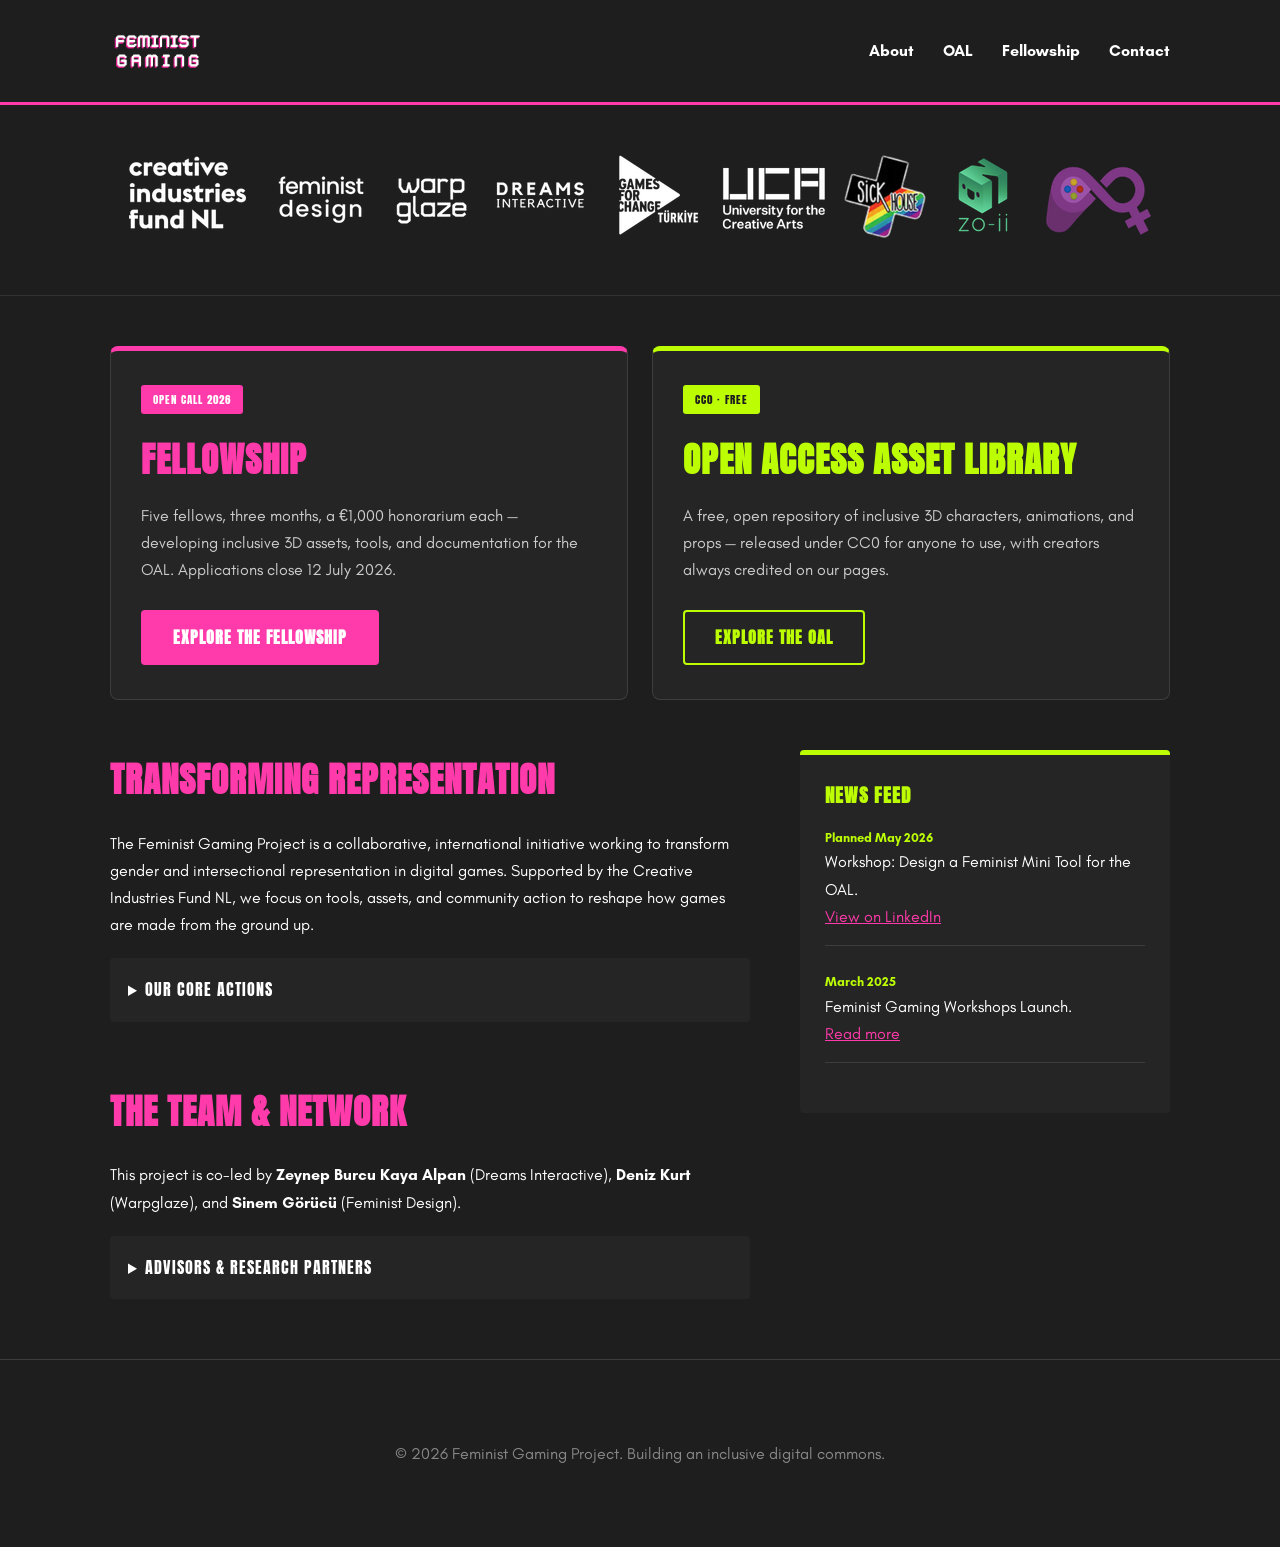
<file: index.html>
<!DOCTYPE html>
<html lang="en">
<head>
    <meta charset="UTF-8">
    <meta name="viewport" content="width=device-width, initial-scale=1.0">
    <title>Feminist Gaming Project | Home</title>
    <link rel="stylesheet" href="style.css">
</head>
<body>

<header>
    <div class="container header-content">
        <a href="index.html" class="logo-link"><img src="images/FG_Logo_TransparentWhite.png" alt="Feminist Gaming"></a>
        <nav>
            <a href="index.html">About</a>
            <a href="OAL/index.html">OAL</a>
            <a href="fellowship/">Fellowship</a>
            <a href="contact.html">Contact</a>
        </nav>
    </div>
</header>

<div class="logo-banner">
    <div class="container">
        <!-- Banner now sits on a dark background so white logos show up -->
        <img src="images/logo_banner.png" alt="Project Partners" class="banner-img">
    </div>
</div>

<section class="home-features container">
    <div class="feature-frame">
        <span class="feature-tag">Open Call 2026</span>
        <h2>Fellowship</h2>
        <p>Five fellows, three months, a €1,000 honorarium each — developing inclusive 3D assets, tools, and documentation for the OAL. Applications close 12 July 2026.</p>
        <a href="fellowship/index.html" class="btn-primary">Explore the Fellowship</a>
    </div>
    <div class="feature-frame oal">
        <span class="feature-tag">CC0 · Free</span>
        <h2>Open Access Asset Library</h2>
        <p>A free, open repository of inclusive 3D characters, animations, and props — released under CC0 for anyone to use, with creators always credited on our pages.</p>
        <a href="OAL/index.html" class="btn-secondary">Explore the OAL</a>
    </div>
</section>

<main class="container main-layout">
    <div class="content-area">
        <section id="about">
            <h2>Transforming Representation</h2>
            <p>The Feminist Gaming Project is a collaborative, international initiative working to transform gender and intersectional representation in digital games. Supported by the Creative Industries Fund NL, we focus on tools, assets, and community action to reshape how games are made from the ground up.</p>
            
            <details class="toggle-item">
                <summary>Our Core Actions</summary>
                <div class="toggle-content">
                    <ul>
                        <li>Building an Open Access Asset Library (OAL) of inclusive, diverse 3D characters, animations, and tools.</li>
                        <li>Running workshops, game jams, and community events across NL, TR, DE and the UK.</li>
                        <li>Supporting creators through a Fellowship Program.</li>
                        <li>Co-producing travelling exhibitions and publications.</li>
                    </ul>
                </div>
            </details>
        </section>

        <section id="team">
            <h2>The Team & Network</h2>
            <p>This project is co-led by <strong>Zeynep Burcu Kaya Alpan</strong> (Dreams Interactive), <strong>Deniz Kurt</strong> (Warpglaze), and <strong>Sinem Görücü</strong> (Feminist Design).</p>
            
            <details class="toggle-item">
                <summary>Advisors & Research Partners</summary>
                <div class="toggle-content">
                    <ul>
                        <li>Dr. Diğdem Sezen (Senior Lecturer in Games, UCA)</li>
                        <li>Zuraida Buter (Playful culture curator, NL)</li>
                        <li>Dr. Emma Westecott (Associate Professor in Game Design, OCAD University)</li>
                        <li>Creative Industries Fund NL</li>
                        <li>Sickhouse (NL), UCA (UK), and Games for Change Türkiye (TR)</li>
                    </ul>
                </div>
            </details>
        </section>
    </div>

    <aside class="news-sidebar">
        <h3>News Feed</h3>
        <div class="news-item">
            <p class="date">Planned May 2026</p>
            <p>Workshop: Design a Feminist Mini Tool for the OAL.</p>
            <a href="https://www.linkedin.com/company/feministgaming/" target="_blank">View on LinkedIn</a>
        </div>
        <div class="news-item">
            <p class="date">March 2025</p>
            <p>Feminist Gaming Workshops Launch.</p>
            <a href="https://www.linkedin.com/company/feministgaming/" target="_blank">Read more</a>
        </div>
    </aside>
</main>

<footer>
    <div class="container">
        <p>&copy; 2026 Feminist Gaming Project. Building an inclusive digital commons.</p>
    </div>
</footer>

</body>
</html>
</file>
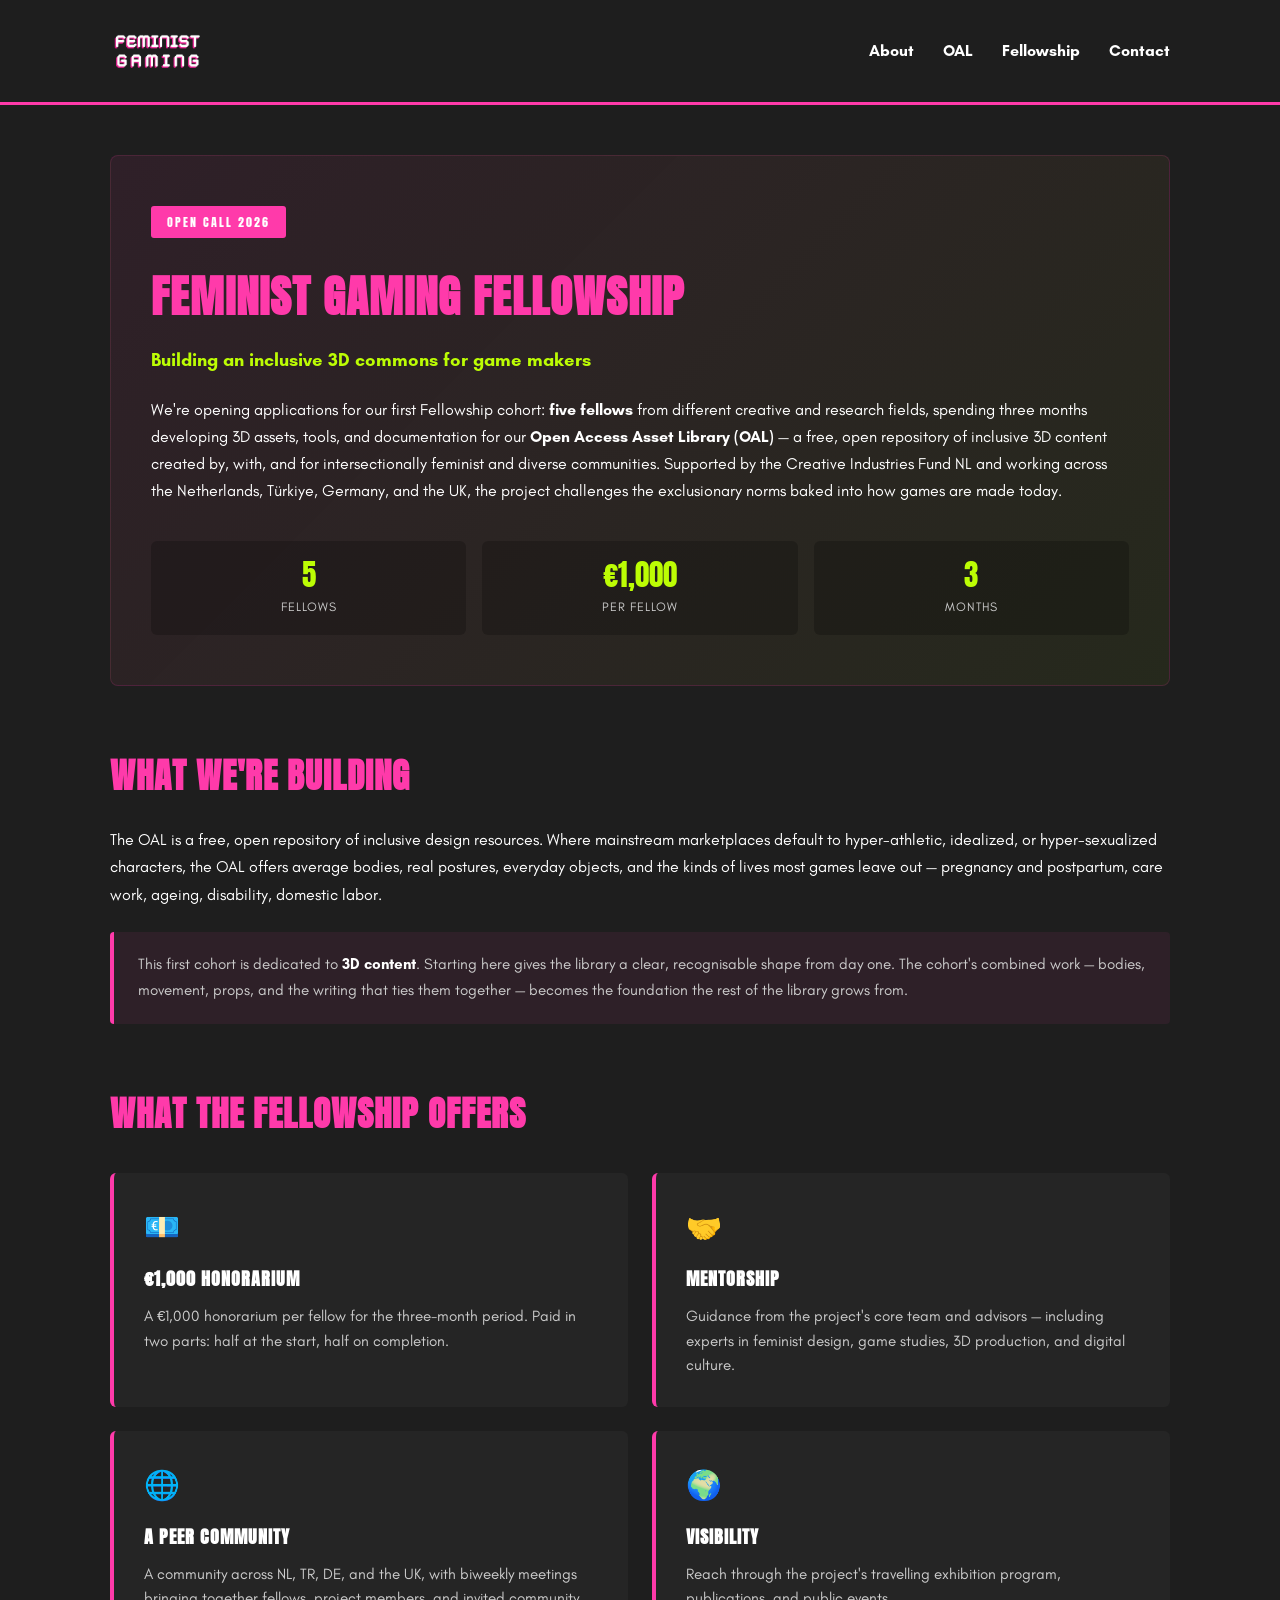
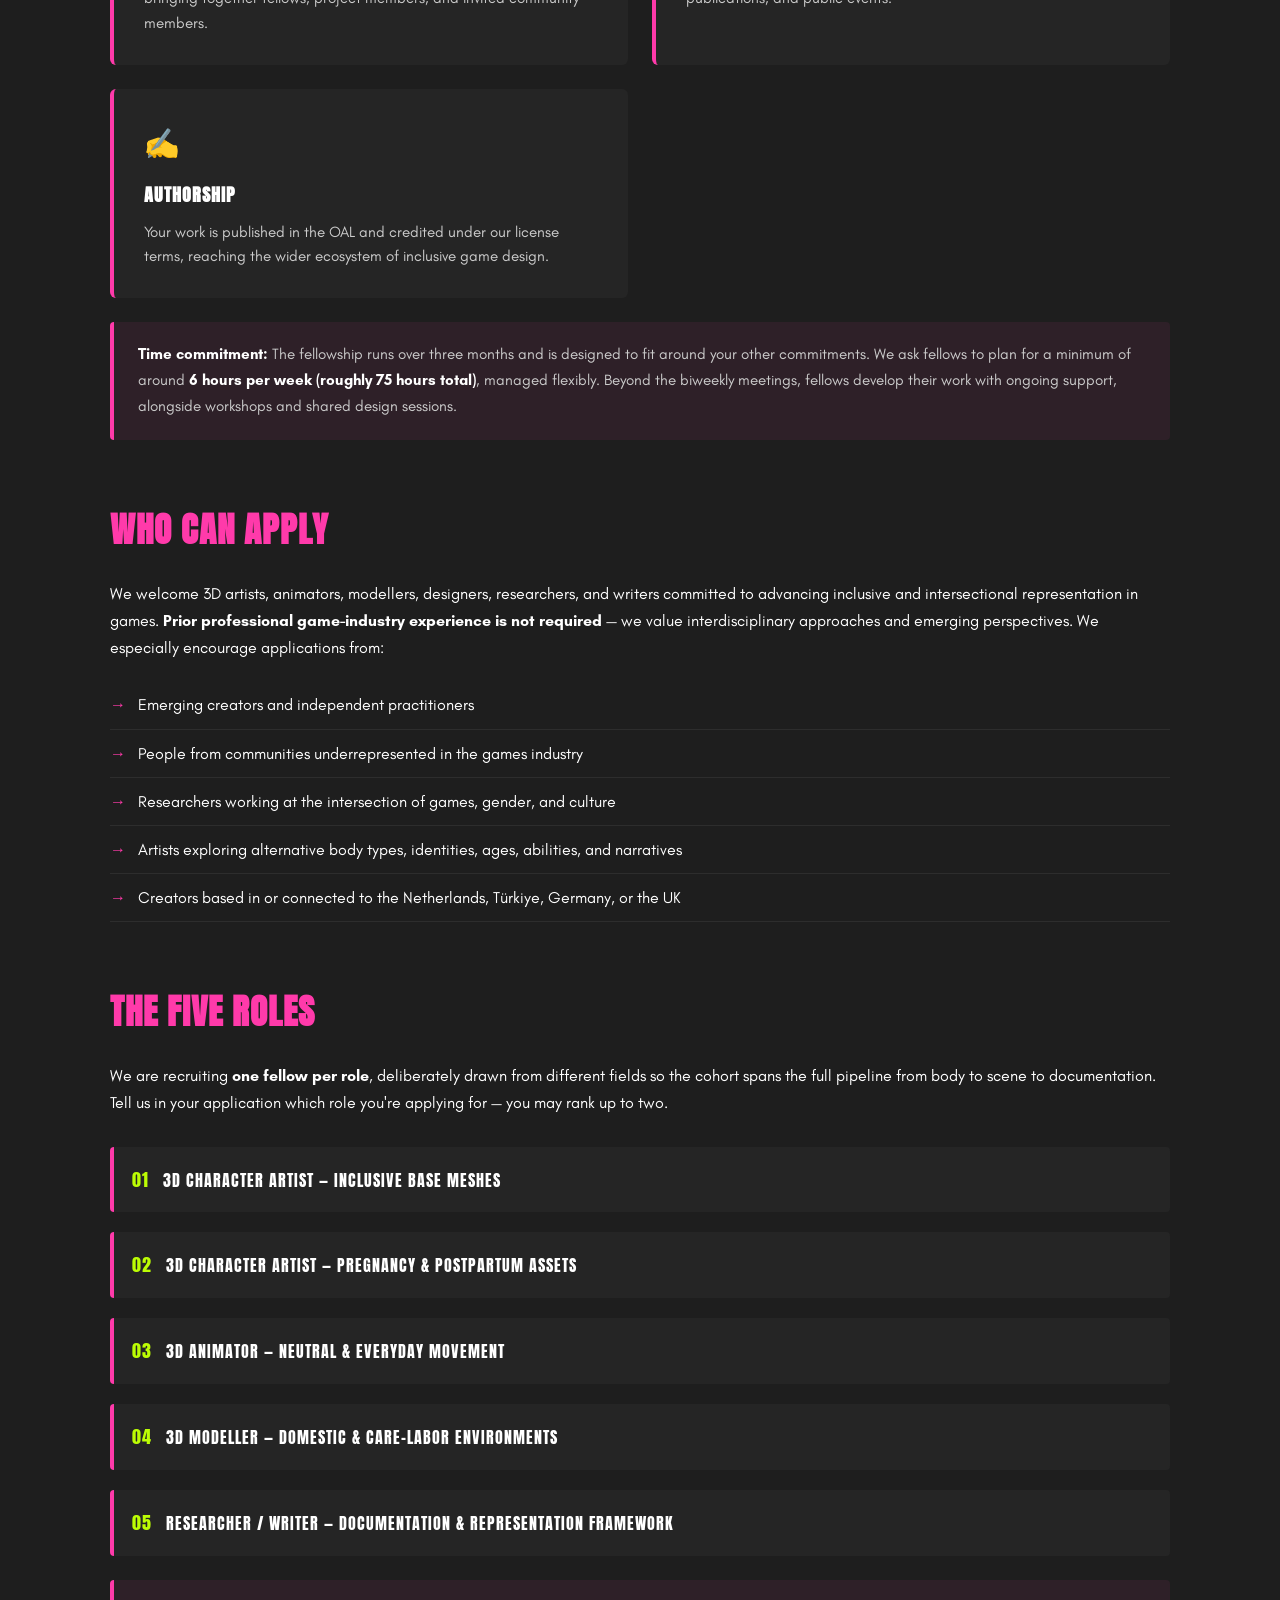
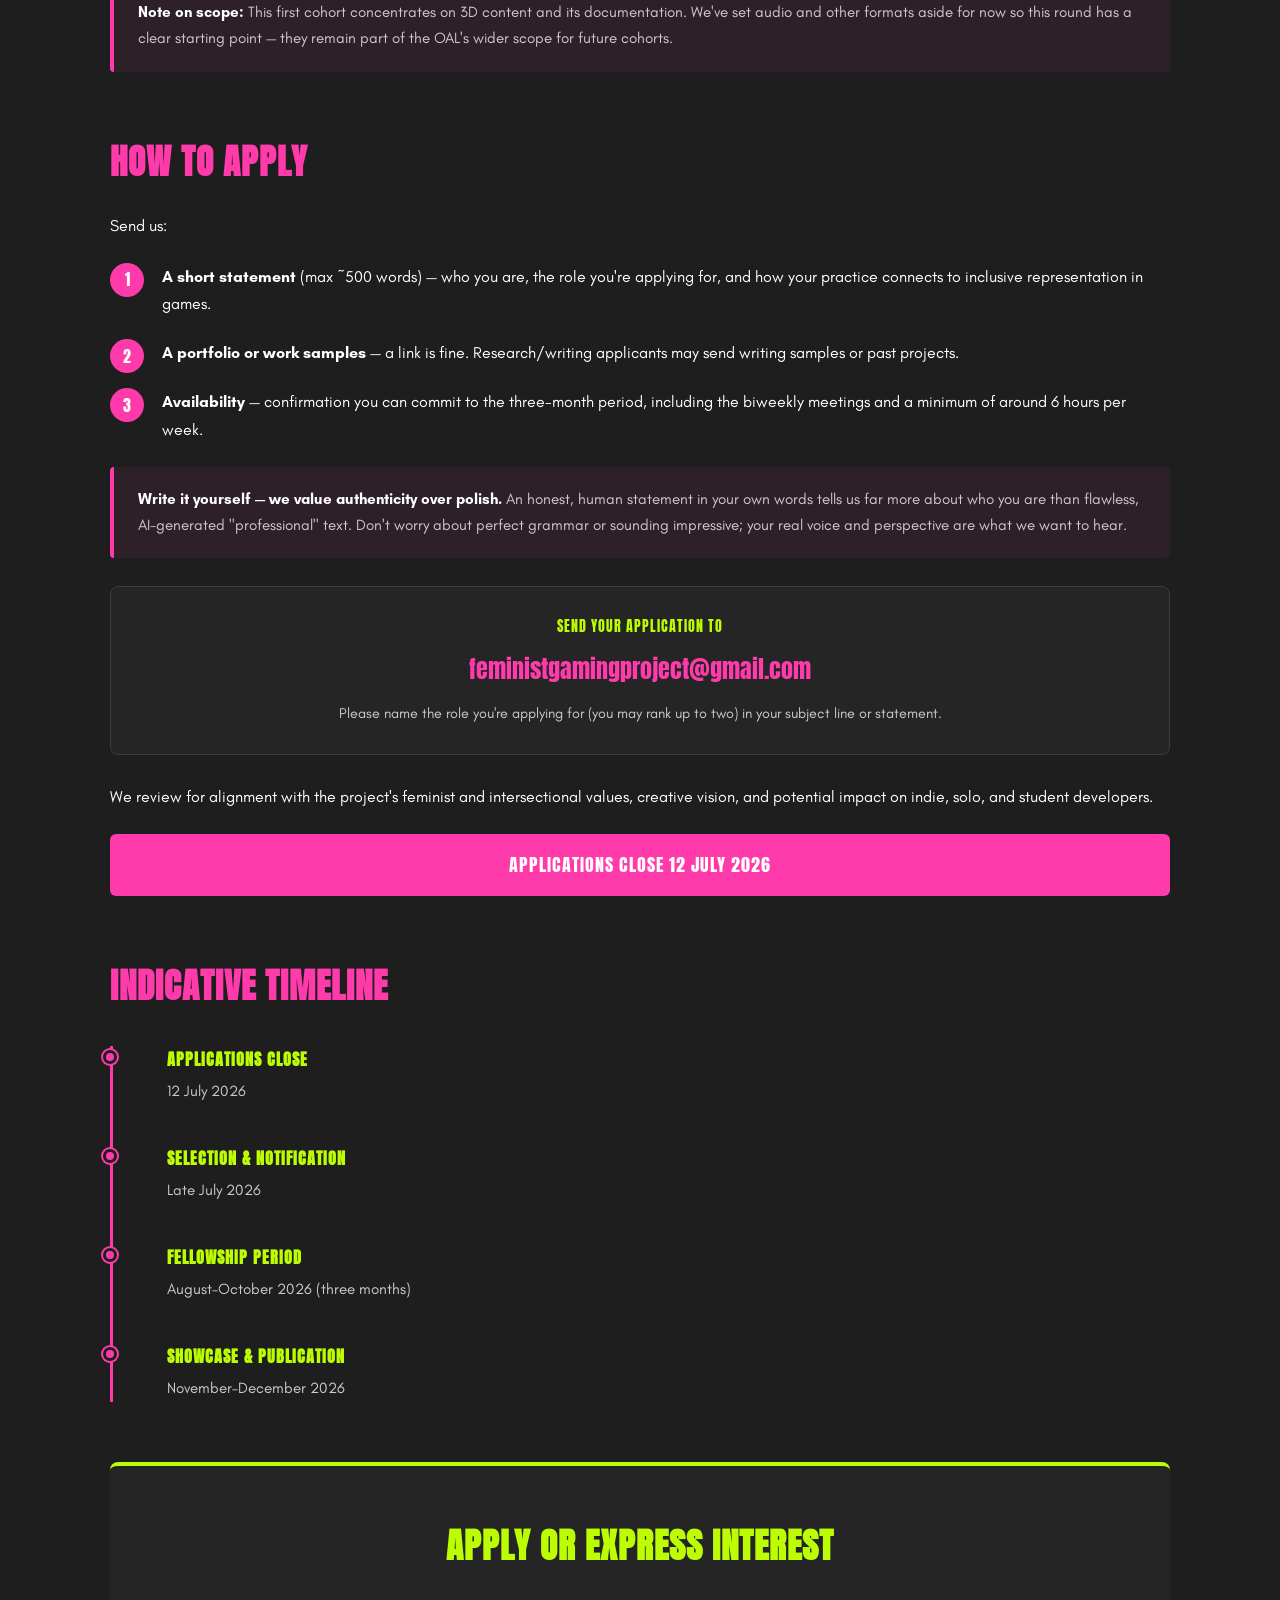
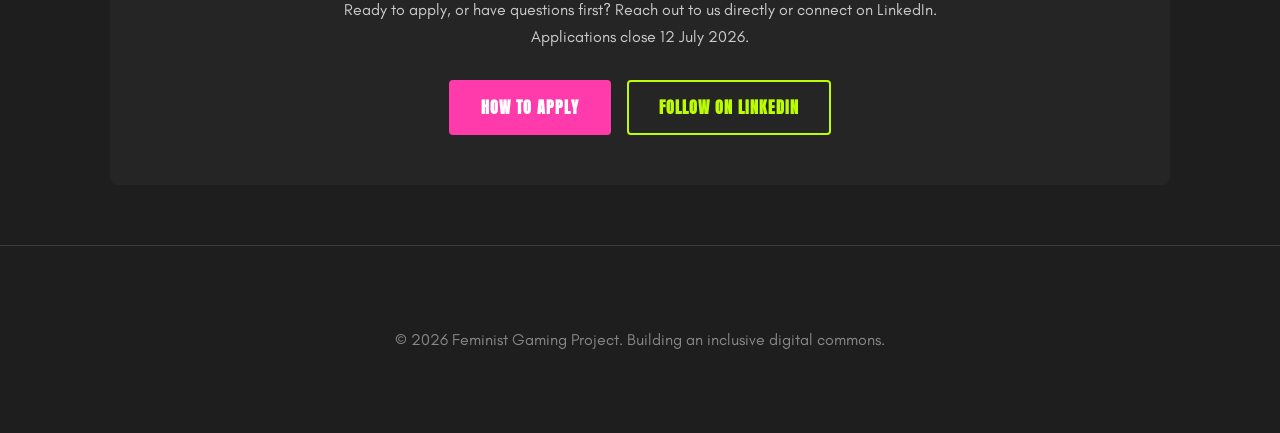
<file: fellowship/index.html>
<!DOCTYPE html>
<html lang="en">
<head>
    <meta charset="UTF-8">
    <meta name="viewport" content="width=device-width, initial-scale=1.0">
    <title>Fellowship Open Call 2026 | Feminist Gaming Project</title>
    <meta name="description" content="Open Call 2026: five fellows, three months, €1,000 each, to build an inclusive Open Access Asset Library of 3D content. Applications close 12 July 2026.">
    <link rel="stylesheet" href="../style.css">
</head>
<body>

<header>
    <div class="container header-content">
        <a href="../index.html" class="logo-link"><img src="../images/FG_Logo_TransparentWhite.png" alt="Feminist Gaming"></a>
        <nav>
            <a href="../index.html">About</a>
            <a href="../OAL/index.html">OAL</a>
            <a href="../fellowship/">Fellowship</a>
            <a href="../contact.html">Contact</a>
        </nav>
    </div>
</header>

<main class="container">

    <!-- Hero Section -->
    <section class="fellowship-hero" id="fellowship">
        <div class="fellowship-hero-badge">Open Call 2026</div>
        <h2>Feminist Gaming Fellowship</h2>
        <p class="fellowship-hero-tagline">Building an inclusive 3D commons for game makers</p>
        <p>We're opening applications for our first Fellowship cohort: <strong>five fellows</strong> from different creative and research fields, spending three months developing 3D assets, tools, and documentation for our <strong>Open Access Asset Library (OAL)</strong> — a free, open repository of inclusive 3D content created by, with, and for intersectionally feminist and diverse communities. Supported by the Creative Industries Fund NL and working across the Netherlands, Türkiye, Germany, and the UK, the project challenges the exclusionary norms baked into how games are made today.</p>
        <div class="fellowship-facts">
            <div class="fellowship-fact"><span class="num">5</span><span class="label">Fellows</span></div>
            <div class="fellowship-fact"><span class="num">€1,000</span><span class="label">Per fellow</span></div>
            <div class="fellowship-fact"><span class="num">3</span><span class="label">Months</span></div>
        </div>
    </section>

    <!-- What We're Building -->
    <section class="fellowship-section">
        <h2>What We're Building</h2>
        <p>The OAL is a free, open repository of inclusive design resources. Where mainstream marketplaces default to hyper-athletic, idealized, or hyper-sexualized characters, the OAL offers average bodies, real postures, everyday objects, and the kinds of lives most games leave out — pregnancy and postpartum, care work, ageing, disability, domestic labor.</p>
        <div class="fellowship-callout">
            <p>This first cohort is dedicated to <strong>3D content</strong>. Starting here gives the library a clear, recognisable shape from day one. The cohort's combined work — bodies, movement, props, and the writing that ties them together — becomes the foundation the rest of the library grows from.</p>
        </div>
    </section>

    <!-- What the Fellowship Offers -->
    <section class="fellowship-section">
        <h2>What the Fellowship Offers</h2>
        <div class="fellowship-cards">
            <div class="fellowship-card">
                <div class="fellowship-card-icon">💶</div>
                <h3>€1,000 Honorarium</h3>
                <p>A €1,000 honorarium per fellow for the three-month period. Paid in two parts: half at the start, half on completion.</p>
            </div>
            <div class="fellowship-card">
                <div class="fellowship-card-icon">🤝</div>
                <h3>Mentorship</h3>
                <p>Guidance from the project's core team and advisors — including experts in feminist design, game studies, 3D production, and digital culture.</p>
            </div>
            <div class="fellowship-card">
                <div class="fellowship-card-icon">🌐</div>
                <h3>A Peer Community</h3>
                <p>A community across NL, TR, DE, and the UK, with biweekly meetings bringing together fellows, project members, and invited community members.</p>
            </div>
            <div class="fellowship-card">
                <div class="fellowship-card-icon">🌍</div>
                <h3>Visibility</h3>
                <p>Reach through the project's travelling exhibition program, publications, and public events.</p>
            </div>
            <div class="fellowship-card">
                <div class="fellowship-card-icon">✍️</div>
                <h3>Authorship</h3>
                <p>Your work is published in the OAL and credited under our license terms, reaching the wider ecosystem of inclusive game design.</p>
            </div>
        </div>
        <div class="fellowship-callout">
            <p><strong>Time commitment:</strong> The fellowship runs over three months and is designed to fit around your other commitments. We ask fellows to plan for a minimum of around <strong>6 hours per week (roughly 75 hours total)</strong>, managed flexibly. Beyond the biweekly meetings, fellows develop their work with ongoing support, alongside workshops and shared design sessions.</p>
        </div>
    </section>

    <!-- Who Can Apply -->
    <section class="fellowship-section">
        <h2>Who Can Apply</h2>
        <p>We welcome 3D artists, animators, modellers, designers, researchers, and writers committed to advancing inclusive and intersectional representation in games. <strong>Prior professional game-industry experience is not required</strong> — we value interdisciplinary approaches and emerging perspectives. We especially encourage applications from:</p>
        <ul class="fellowship-criteria">
            <li>Emerging creators and independent practitioners</li>
            <li>People from communities underrepresented in the games industry</li>
            <li>Researchers working at the intersection of games, gender, and culture</li>
            <li>Artists exploring alternative body types, identities, ages, abilities, and narratives</li>
            <li>Creators based in or connected to the Netherlands, Türkiye, Germany, or the UK</li>
        </ul>
    </section>

    <!-- The Five Roles -->
    <section class="fellowship-section">
        <h2>The Five Roles</h2>
        <p>We are recruiting <strong>one fellow per role</strong>, deliberately drawn from different fields so the cohort spans the full pipeline from body to scene to documentation. Tell us in your application which role you're applying for — you may rank up to two.</p>
        <div class="fellowship-roles">
            <details class="toggle-item">
                <summary><span class="role-num">01</span> 3D Character Artist — Inclusive base meshes</summary>
                <div class="toggle-content">
                    <p>Create three rigged base meshes representing diverse, average bodies — for example an older figure with realistic posture, a broader/plus-size build, and a slender androgynous frame — with built-in blendshapes for light customization. Where possible, meshes move away from rigid binary gender codes.</p>
                    <p class="role-why"><strong>Why it matters:</strong> Sculpting average bodies from scratch is slow, and default library meshes overwhelmingly skew idealized.</p>
                </div>
            </details>
            <details class="toggle-item">
                <summary><span class="role-num">02</span> 3D Character Artist — Pregnancy &amp; postpartum assets</summary>
                <div class="toggle-content">
                    <p>Develop a collection representing pregnancy and postpartum: blendshapes simulating different trimesters, individually rigged maternity items (nursing bra, belly band, elastic-waist pants, hospital gown), and texture files for realities like stretch marks or C-section scars.</p>
                    <p class="role-why"><strong>Why it matters:</strong> These bodies are almost entirely absent from game avatars, leaving developers who want to tell stories about parenthood with nothing to build on.</p>
                </div>
            </details>
            <details class="toggle-item">
                <summary><span class="role-num">03</span> 3D Animator — Neutral &amp; everyday movement</summary>
                <div class="toggle-content">
                    <p>Produce a core movement pack: neutral, weight-bearing walk, run, and idle cycles, plus 5–10 narrative actions (sitting heavily, sweeping, carrying a heavy box).</p>
                    <p class="role-why"><strong>Why it matters:</strong> Standard stores default "female" rigs to exaggerated catwalk animations with heavy hip sway; this pack gives developers grounded, non-sexualized locomotion instead.</p>
                </div>
            </details>
            <details class="toggle-item">
                <summary><span class="role-num">04</span> 3D Modeller — Domestic &amp; care-labor environments</summary>
                <div class="toggle-content">
                    <p>Build a curated bundle of 15–20 optimized models of domestic and care-labor objects — from larger items like a vacuum cleaner and mobility aids down to a breast pump, pill organizers, and a dish rack — enough for a solo dev to dress a believable, lived-in room.</p>
                </div>
            </details>
            <details class="toggle-item">
                <summary><span class="role-num">05</span> Researcher / Writer — Documentation &amp; representation framework</summary>
                <div class="toggle-content">
                    <p>Anchor the cohort's research identity. Develop the OAL's tagging taxonomy (thematic, functional, style), write the short representation rationale and usage notes accompanying each asset, and document the cohort's process for publication.</p>
                    <p class="role-why"><strong>Why it matters:</strong> This role connects the 3D work to the project's feminist and intersectional values and produces the metadata the library depends on.</p>
                </div>
            </details>
        </div>
        <div class="fellowship-callout">
            <p><strong>Note on scope:</strong> This first cohort concentrates on 3D content and its documentation. We've set audio and other formats aside for now so this round has a clear starting point — they remain part of the OAL's wider scope for future cohorts.</p>
        </div>
    </section>

    <!-- How to Apply -->
    <section class="fellowship-section" id="apply">
        <h2>How to Apply</h2>
        <p>Send us:</p>
        <ol class="fellowship-steps">
            <li><strong>A short statement</strong> (max ~500 words) — who you are, the role you're applying for, and how your practice connects to inclusive representation in games.</li>
            <li><strong>A portfolio or work samples</strong> — a link is fine. Research/writing applicants may send writing samples or past projects.</li>
            <li><strong>Availability</strong> — confirmation you can commit to the three-month period, including the biweekly meetings and a minimum of around 6 hours per week.</li>
        </ol>
        <div class="fellowship-callout">
            <p><strong>Write it yourself — we value authenticity over polish.</strong> An honest, human statement in your own words tells us far more about who you are than flawless, AI-generated "professional" text. Don't worry about perfect grammar or sounding impressive; your real voice and perspective are what we want to hear.</p>
        </div>
        <div class="fellowship-apply-box">
            <p class="apply-label">Send your application to</p>
            <a class="apply-email" href="mailto:feministgamingproject@gmail.com?subject=Feminist%20Gaming%20Fellowship%20Application%20%E2%80%94%20%5BRole%5D">feministgamingproject@gmail.com</a>
            <p class="apply-hint">Please name the role you're applying for (you may rank up to two) in your subject line or statement.</p>
        </div>
        <p>We review for alignment with the project's feminist and intersectional values, creative vision, and potential impact on indie, solo, and student developers.</p>
        <div class="fellowship-deadline">Applications close 12 July 2026</div>
    </section>

    <!-- Indicative Timeline -->
    <section class="fellowship-section">
        <h2>Indicative Timeline</h2>
        <div class="fellowship-timeline">
            <div class="fellowship-timeline-item">
                <div class="fellowship-timeline-marker"></div>
                <div class="fellowship-timeline-content">
                    <h3>Applications close</h3>
                    <p>12 July 2026</p>
                </div>
            </div>
            <div class="fellowship-timeline-item">
                <div class="fellowship-timeline-marker"></div>
                <div class="fellowship-timeline-content">
                    <h3>Selection &amp; notification</h3>
                    <p>Late July 2026</p>
                </div>
            </div>
            <div class="fellowship-timeline-item">
                <div class="fellowship-timeline-marker"></div>
                <div class="fellowship-timeline-content">
                    <h3>Fellowship period</h3>
                    <p>August–October 2026 (three months)</p>
                </div>
            </div>
            <div class="fellowship-timeline-item">
                <div class="fellowship-timeline-marker"></div>
                <div class="fellowship-timeline-content">
                    <h3>Showcase &amp; publication</h3>
                    <p>November–December 2026</p>
                </div>
            </div>
        </div>
    </section>

    <!-- CTA -->
    <section class="fellowship-cta">
        <h2>Apply or Express Interest</h2>
        <p>Ready to apply, or have questions first? Reach out to us directly or connect on LinkedIn. Applications close 12 July 2026.</p>
        <div class="fellowship-cta-buttons">
            <a href="#apply" class="btn-primary">How to Apply</a>
            <a href="https://www.linkedin.com/company/feministgaming/" target="_blank" class="btn-secondary">Follow on LinkedIn</a>
        </div>
    </section>

</main>

<footer>
    <div class="container">
        <p>&copy; 2026 Feminist Gaming Project. Building an inclusive digital commons.</p>
    </div>
</footer>

</body>
</html>
</file>
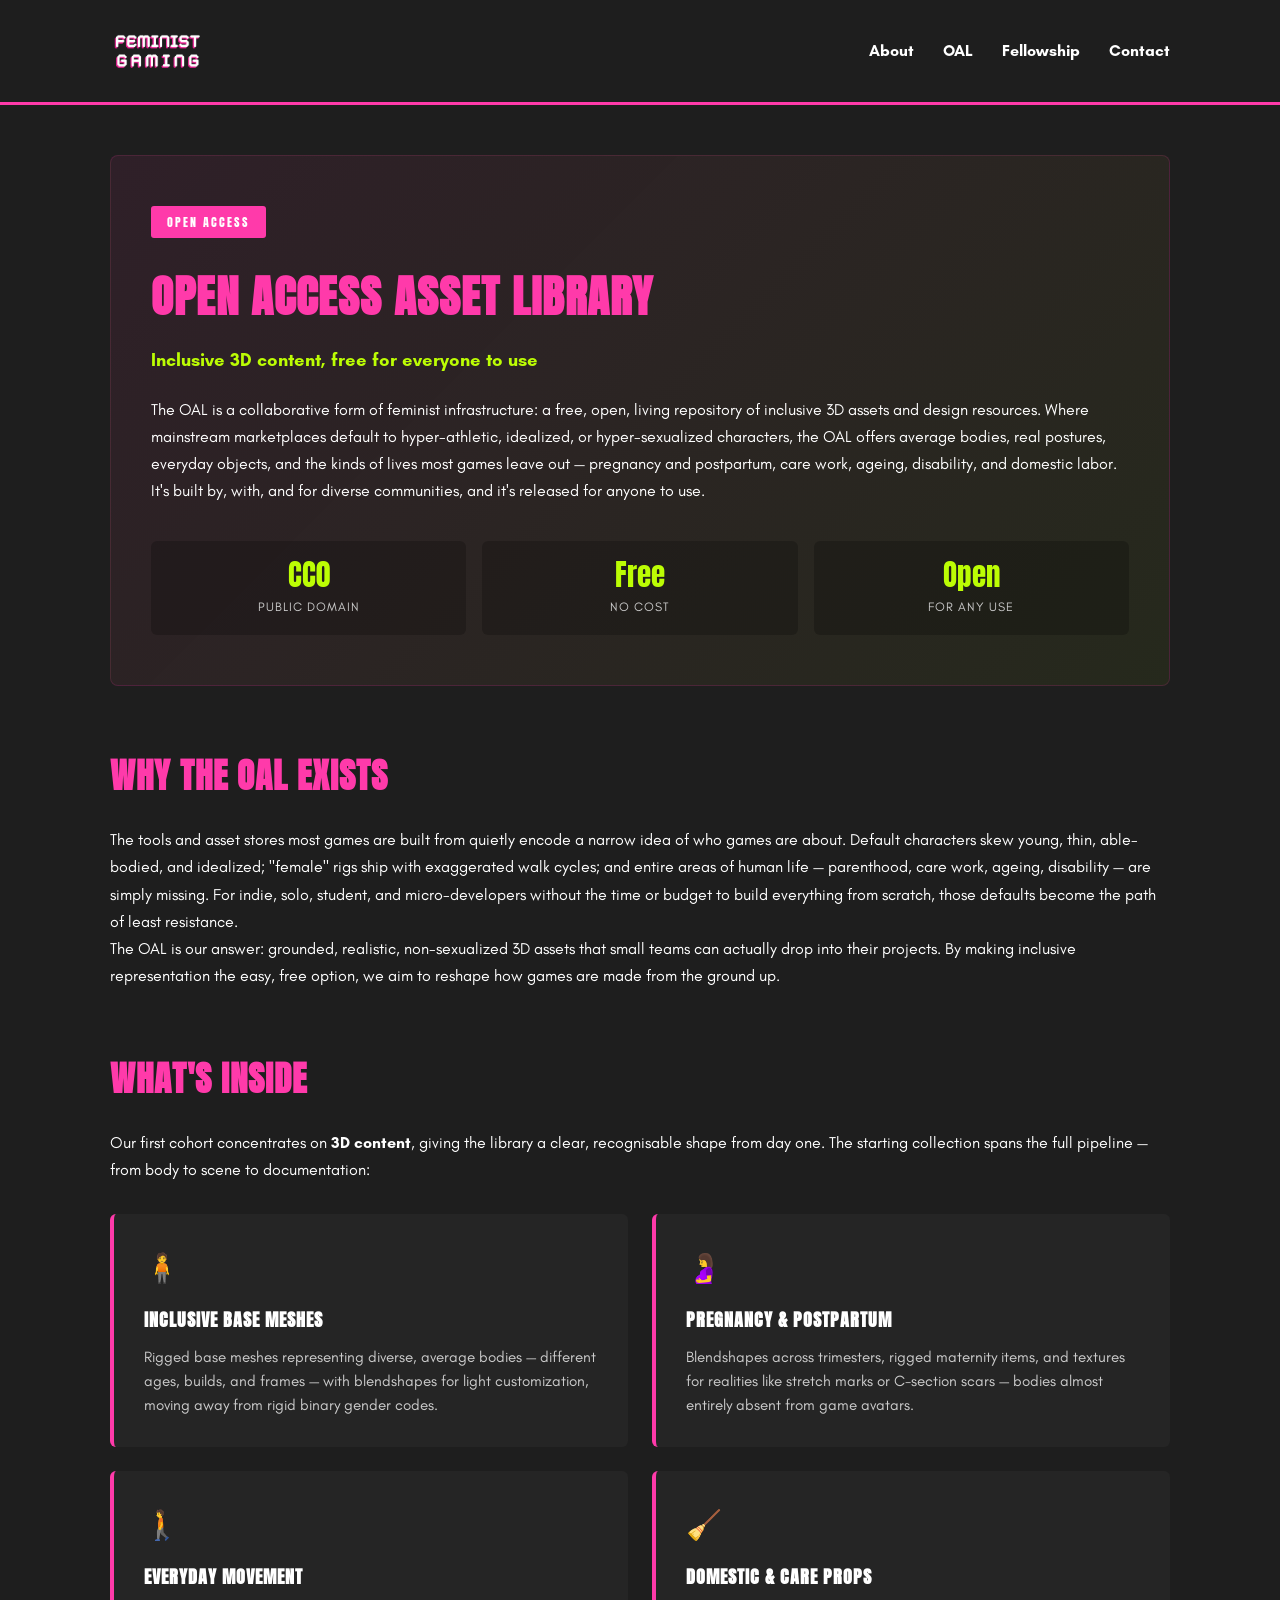
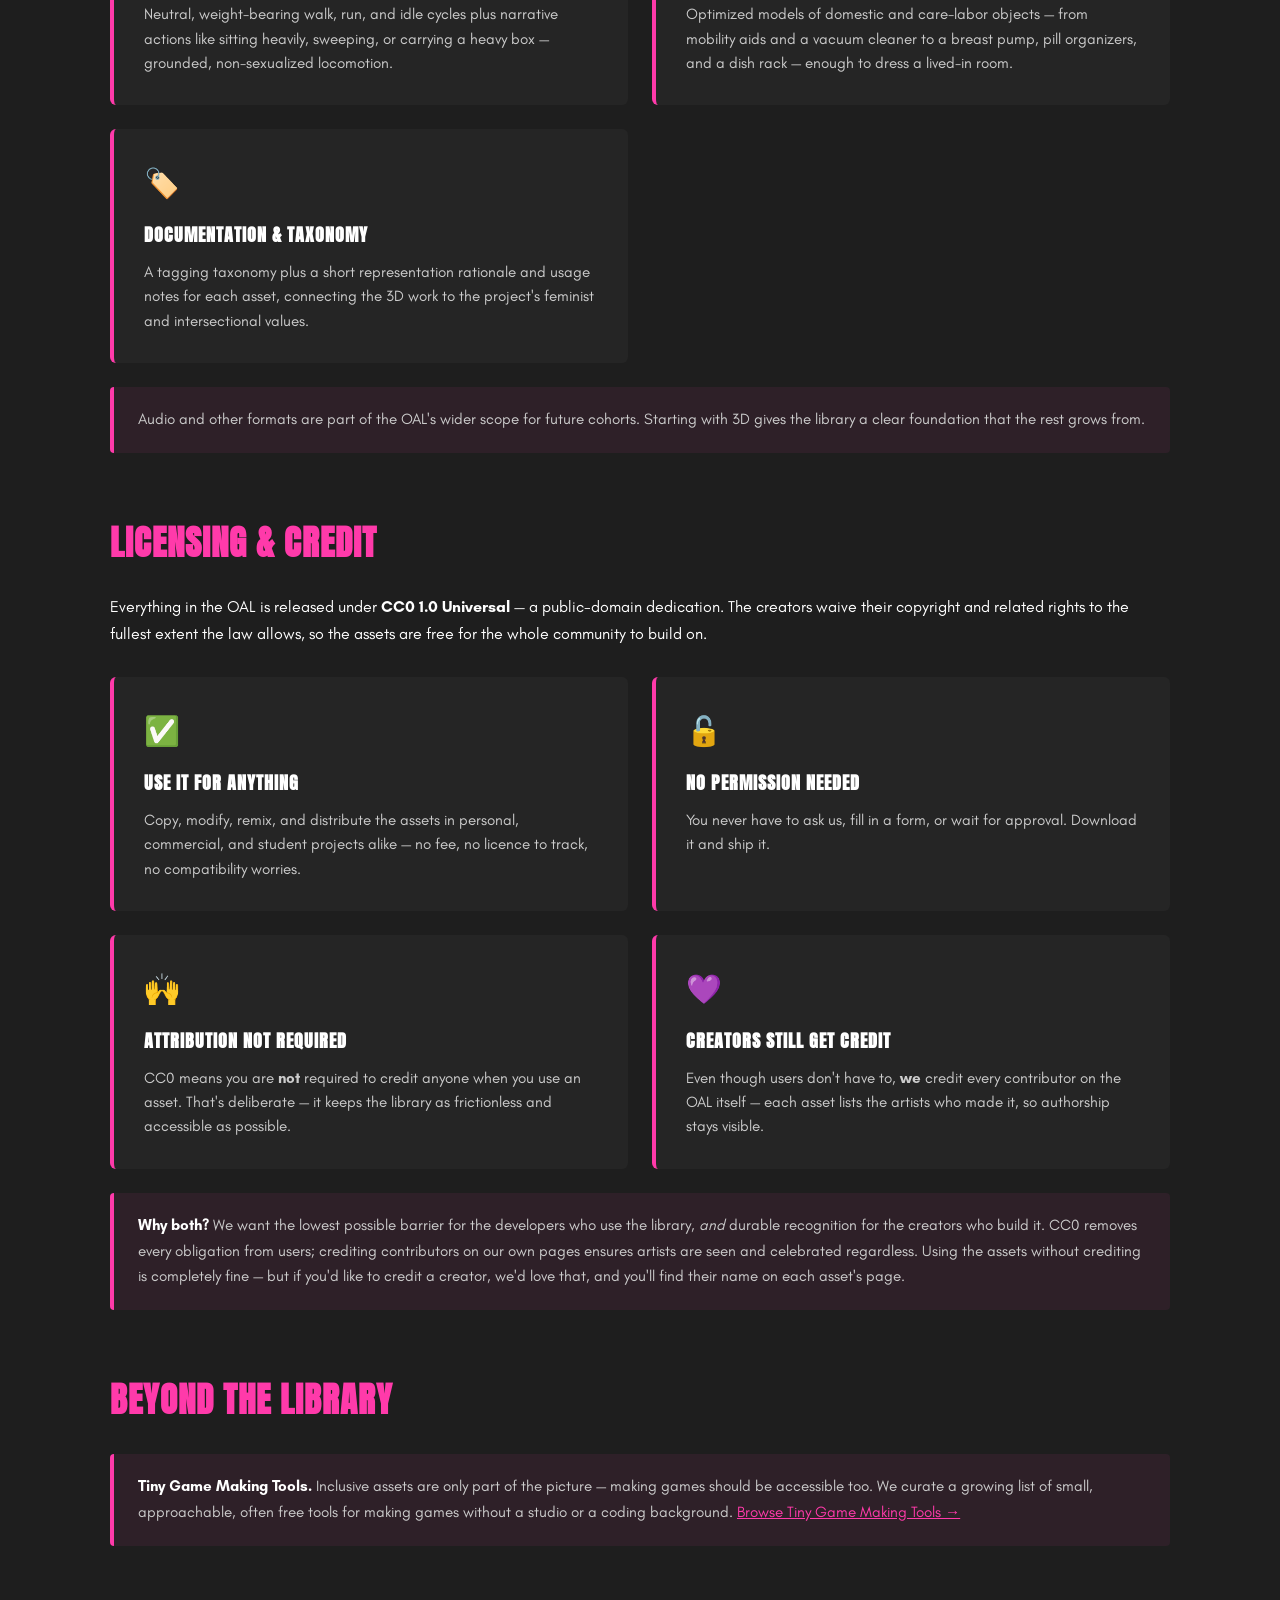
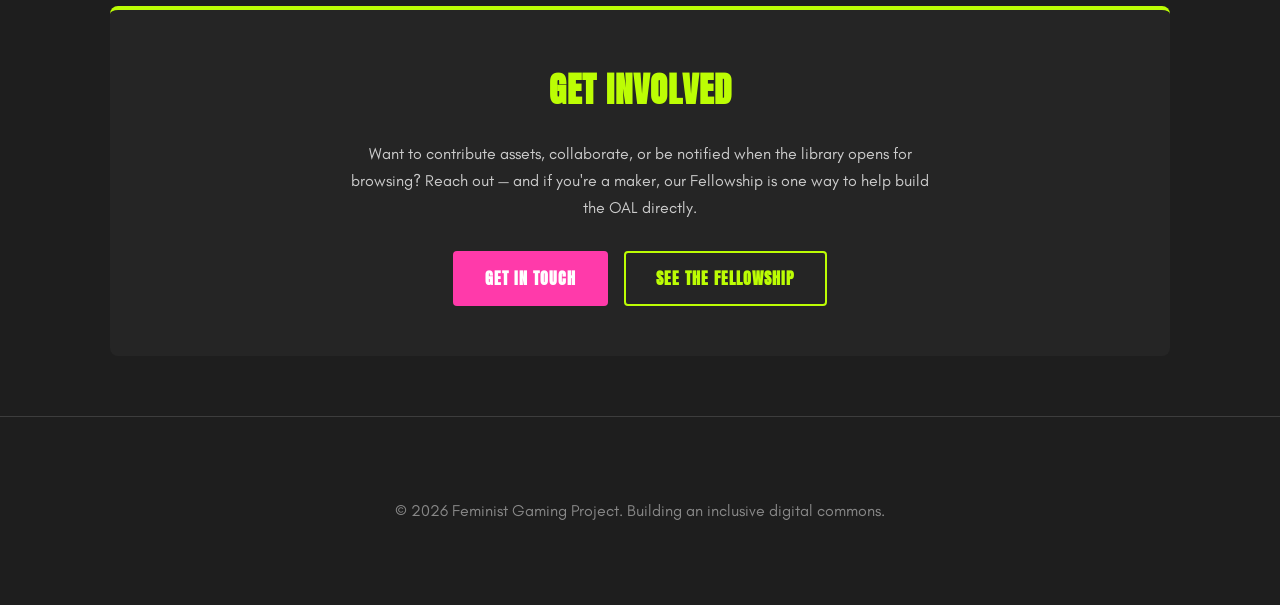
<file: OAL/index.html>
<!DOCTYPE html>
<html lang="en">
<head>
    <meta charset="UTF-8">
    <meta name="viewport" content="width=device-width, initial-scale=1.0">
    <title>Open Access Asset Library | Feminist Gaming Project</title>
    <meta name="description" content="The Open Access Asset Library (OAL) is a free, CC0 repository of inclusive 3D characters, animations, props, and documentation — usable by anyone, no attribution required.">
    <link rel="stylesheet" href="../style.css">
</head>
<body>

<header>
    <div class="container header-content">
        <a href="../index.html" class="logo-link"><img src="../images/FG_Logo_TransparentWhite.png" alt="Feminist Gaming"></a>
        <nav>
            <a href="../index.html">About</a>
            <a href="../OAL/index.html">OAL</a>
            <a href="../fellowship/">Fellowship</a>
            <a href="../contact.html">Contact</a>
        </nav>
    </div>
</header>

<main class="container">

    <!-- Hero Section -->
    <section class="fellowship-hero" id="oal">
        <div class="fellowship-hero-badge">Open Access</div>
        <h2>Open Access Asset Library</h2>
        <p class="fellowship-hero-tagline">Inclusive 3D content, free for everyone to use</p>
        <p>The OAL is a collaborative form of feminist infrastructure: a free, open, living repository of inclusive 3D assets and design resources. Where mainstream marketplaces default to hyper-athletic, idealized, or hyper-sexualized characters, the OAL offers average bodies, real postures, everyday objects, and the kinds of lives most games leave out — pregnancy and postpartum, care work, ageing, disability, and domestic labor. It's built by, with, and for diverse communities, and it's released for anyone to use.</p>
        <div class="fellowship-facts">
            <div class="fellowship-fact"><span class="num">CC0</span><span class="label">Public domain</span></div>
            <div class="fellowship-fact"><span class="num">Free</span><span class="label">No cost</span></div>
            <div class="fellowship-fact"><span class="num">Open</span><span class="label">For any use</span></div>
        </div>
    </section>

    <!-- Why it exists -->
    <section class="fellowship-section">
        <h2>Why the OAL Exists</h2>
        <p>The tools and asset stores most games are built from quietly encode a narrow idea of who games are about. Default characters skew young, thin, able-bodied, and idealized; "female" rigs ship with exaggerated walk cycles; and entire areas of human life — parenthood, care work, ageing, disability — are simply missing. For indie, solo, student, and micro-developers without the time or budget to build everything from scratch, those defaults become the path of least resistance.</p>
        <p>The OAL is our answer: grounded, realistic, non-sexualized 3D assets that small teams can actually drop into their projects. By making inclusive representation the easy, free option, we aim to reshape how games are made from the ground up.</p>
    </section>

    <!-- What's inside -->
    <section class="fellowship-section">
        <h2>What's Inside</h2>
        <p>Our first cohort concentrates on <strong>3D content</strong>, giving the library a clear, recognisable shape from day one. The starting collection spans the full pipeline — from body to scene to documentation:</p>
        <div class="fellowship-cards">
            <div class="fellowship-card">
                <div class="fellowship-card-icon">🧍</div>
                <h3>Inclusive Base Meshes</h3>
                <p>Rigged base meshes representing diverse, average bodies — different ages, builds, and frames — with blendshapes for light customization, moving away from rigid binary gender codes.</p>
            </div>
            <div class="fellowship-card">
                <div class="fellowship-card-icon">🤰</div>
                <h3>Pregnancy &amp; Postpartum</h3>
                <p>Blendshapes across trimesters, rigged maternity items, and textures for realities like stretch marks or C-section scars — bodies almost entirely absent from game avatars.</p>
            </div>
            <div class="fellowship-card">
                <div class="fellowship-card-icon">🚶</div>
                <h3>Everyday Movement</h3>
                <p>Neutral, weight-bearing walk, run, and idle cycles plus narrative actions like sitting heavily, sweeping, or carrying a heavy box — grounded, non-sexualized locomotion.</p>
            </div>
            <div class="fellowship-card">
                <div class="fellowship-card-icon">🧹</div>
                <h3>Domestic &amp; Care Props</h3>
                <p>Optimized models of domestic and care-labor objects — from mobility aids and a vacuum cleaner to a breast pump, pill organizers, and a dish rack — enough to dress a lived-in room.</p>
            </div>
            <div class="fellowship-card">
                <div class="fellowship-card-icon">🏷️</div>
                <h3>Documentation &amp; Taxonomy</h3>
                <p>A tagging taxonomy plus a short representation rationale and usage notes for each asset, connecting the 3D work to the project's feminist and intersectional values.</p>
            </div>
        </div>
        <div class="fellowship-callout">
            <p>Audio and other formats are part of the OAL's wider scope for future cohorts. Starting with 3D gives the library a clear foundation that the rest grows from.</p>
        </div>
    </section>

    <!-- Licensing -->
    <section class="fellowship-section">
        <h2>Licensing &amp; Credit</h2>
        <p>Everything in the OAL is released under <strong>CC0 1.0 Universal</strong> — a public-domain dedication. The creators waive their copyright and related rights to the fullest extent the law allows, so the assets are free for the whole community to build on.</p>
        <div class="fellowship-cards">
            <div class="fellowship-card">
                <div class="fellowship-card-icon">✅</div>
                <h3>Use it for anything</h3>
                <p>Copy, modify, remix, and distribute the assets in personal, commercial, and student projects alike — no fee, no licence to track, no compatibility worries.</p>
            </div>
            <div class="fellowship-card">
                <div class="fellowship-card-icon">🔓</div>
                <h3>No permission needed</h3>
                <p>You never have to ask us, fill in a form, or wait for approval. Download it and ship it.</p>
            </div>
            <div class="fellowship-card">
                <div class="fellowship-card-icon">🙌</div>
                <h3>Attribution not required</h3>
                <p>CC0 means you are <strong>not</strong> required to credit anyone when you use an asset. That's deliberate — it keeps the library as frictionless and accessible as possible.</p>
            </div>
            <div class="fellowship-card">
                <div class="fellowship-card-icon">💜</div>
                <h3>Creators still get credit</h3>
                <p>Even though users don't have to, <strong>we</strong> credit every contributor on the OAL itself — each asset lists the artists who made it, so authorship stays visible.</p>
            </div>
        </div>
        <div class="fellowship-callout">
            <p><strong>Why both?</strong> We want the lowest possible barrier for the developers who use the library, <em>and</em> durable recognition for the creators who build it. CC0 removes every obligation from users; crediting contributors on our own pages ensures artists are seen and celebrated regardless. Using the assets without crediting is completely fine — but if you'd like to credit a creator, we'd love that, and you'll find their name on each asset's page.</p>
        </div>
    </section>

    <!-- Tiny Game Making Tools -->
    <section class="fellowship-section">
        <h2>Beyond the Library</h2>
        <div class="fellowship-callout">
            <p><strong>Tiny Game Making Tools.</strong> Inclusive assets are only part of the picture — making games should be accessible too. We curate a growing list of small, approachable, often free tools for making games without a studio or a coding background. <a href="../tiny-tools/index.html">Browse Tiny Game Making Tools →</a></p>
        </div>
    </section>

    <!-- CTA -->
    <section class="fellowship-cta">
        <h2>Get Involved</h2>
        <p>Want to contribute assets, collaborate, or be notified when the library opens for browsing? Reach out — and if you're a maker, our Fellowship is one way to help build the OAL directly.</p>
        <div class="fellowship-cta-buttons">
            <a href="../contact.html" class="btn-primary">Get in Touch</a>
            <a href="../fellowship/" class="btn-secondary">See the Fellowship</a>
        </div>
    </section>

</main>

<footer>
    <div class="container">
        <p>&copy; 2026 Feminist Gaming Project. Building an inclusive digital commons.</p>
    </div>
</footer>

</body>
</html>
</file>
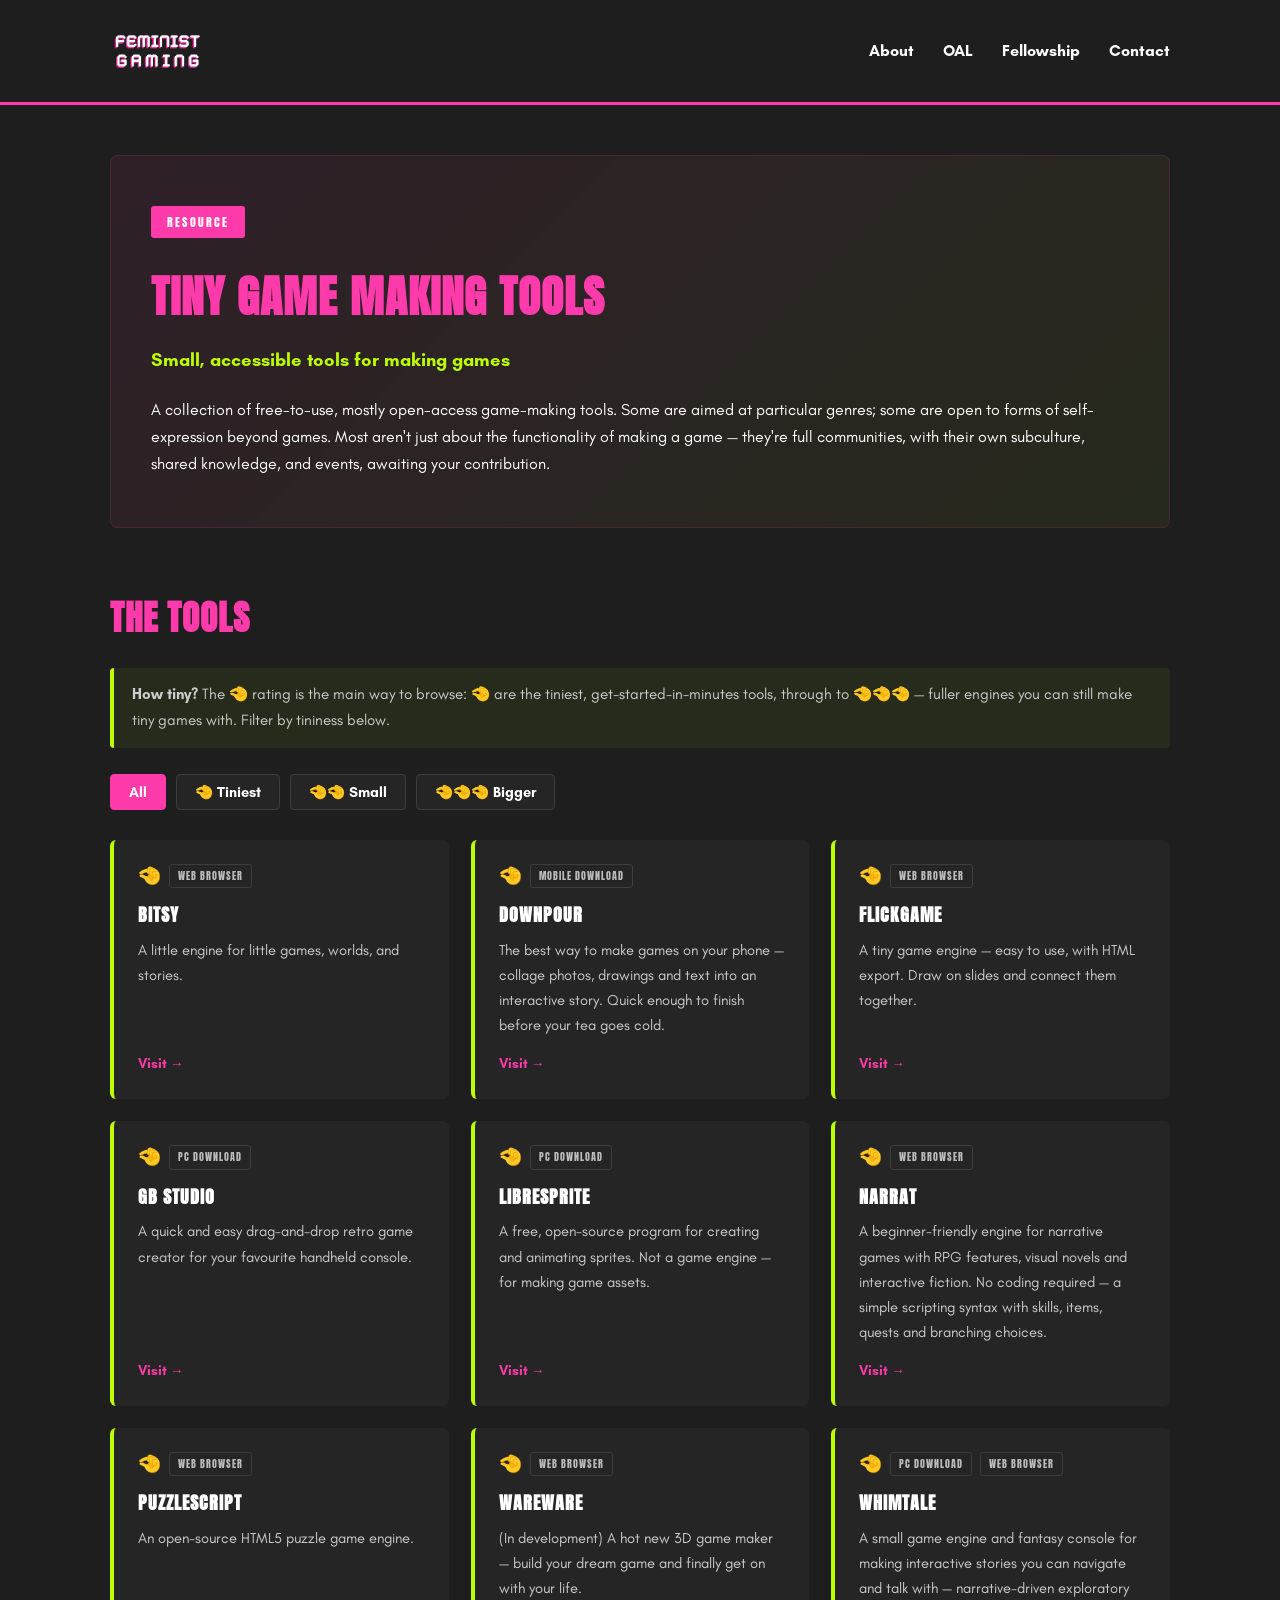
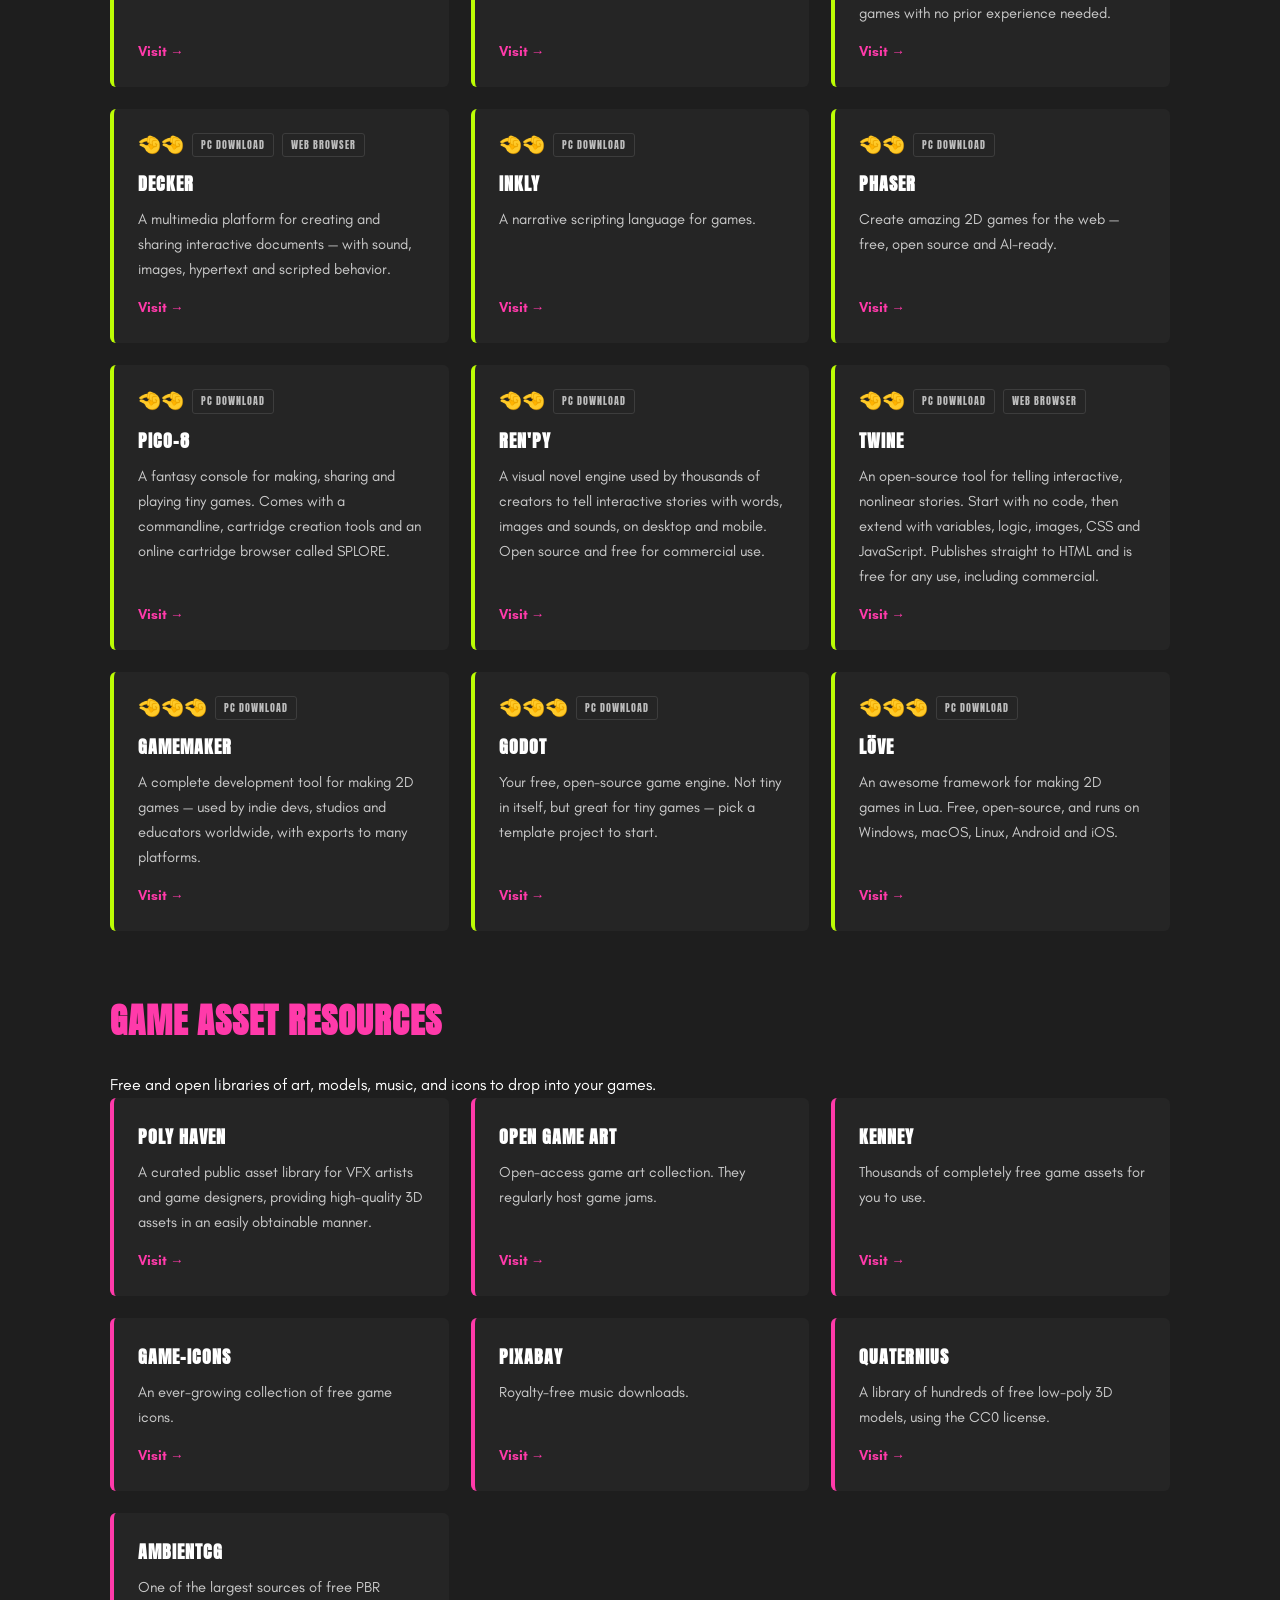
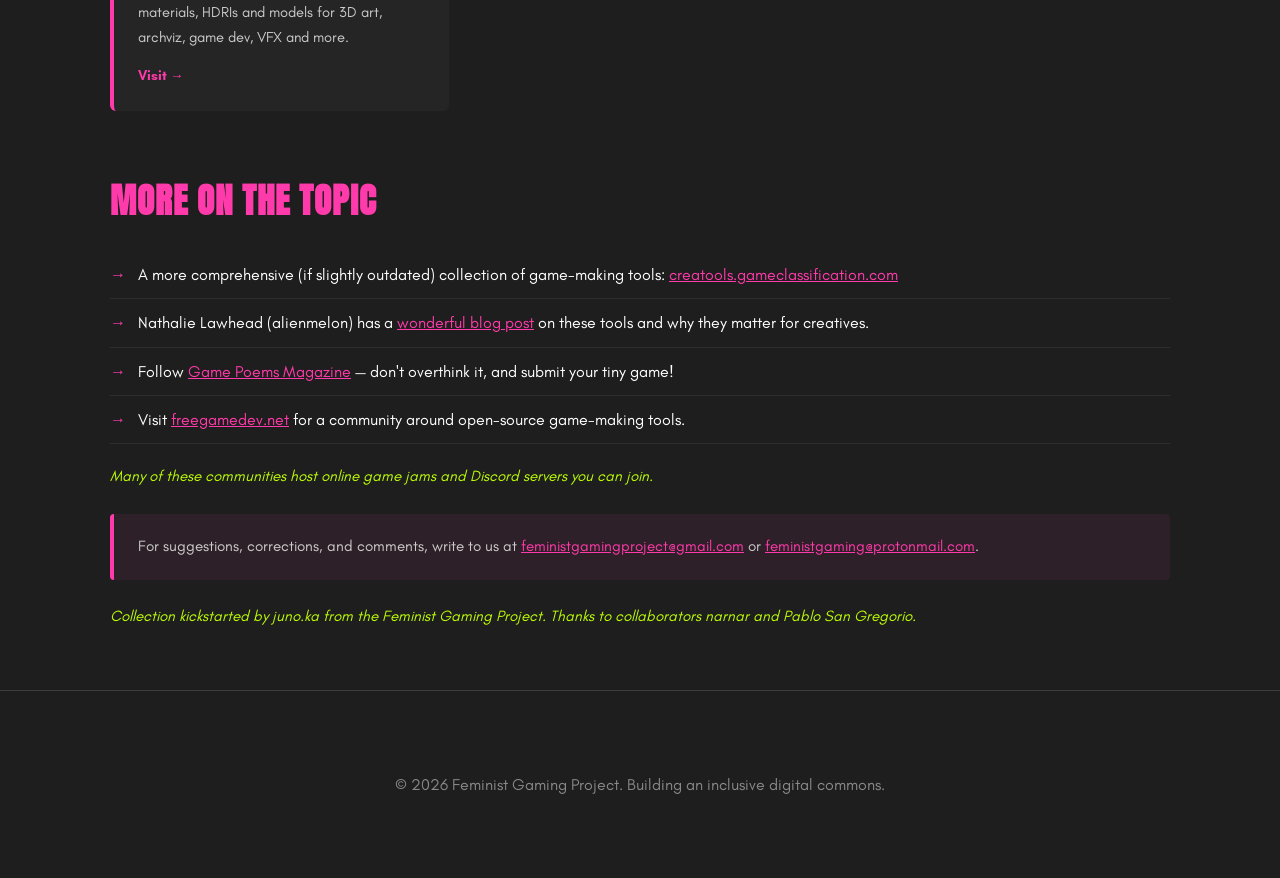
<file: tiny-tools/index.html>
<!DOCTYPE html>
<html lang="en">
<head>
    <meta charset="UTF-8">
    <meta name="viewport" content="width=device-width, initial-scale=1.0">
    <title>Tiny Game Making Tools | Feminist Gaming Project</title>
    <meta name="description" content="A curated collection of free-to-use, mostly open-access game-making tools — sorted by how tiny they are, from get-started-in-minutes to fuller engines.">
    <link rel="stylesheet" href="../style.css">
</head>
<body>

<header>
    <div class="container header-content">
        <a href="../index.html" class="logo-link"><img src="../images/FG_Logo_TransparentWhite.png" alt="Feminist Gaming"></a>
        <nav>
            <a href="../index.html">About</a>
            <a href="../OAL/index.html">OAL</a>
            <a href="../fellowship/index.html">Fellowship</a>
            <a href="../contact.html">Contact</a>
        </nav>
    </div>
</header>

<main class="container">

    <!-- Hero Section -->
    <section class="fellowship-hero">
        <div class="fellowship-hero-badge">Resource</div>
        <h2>Tiny Game Making Tools</h2>
        <p class="fellowship-hero-tagline">Small, accessible tools for making games</p>
        <p>A collection of free-to-use, mostly open-access game-making tools. Some are aimed at particular genres; some are open to forms of self-expression beyond games. Most aren't just about the functionality of making a game — they're full communities, with their own subculture, shared knowledge, and events, awaiting your contribution.</p>
    </section>

    <!-- Tools list (rendered from tools.csv) -->
    <section class="fellowship-section">
        <h2>The Tools</h2>
        <p class="tools-legend"><strong>How tiny?</strong> The 🤏 rating is the main way to browse: <strong>🤏</strong> are the tiniest, get-started-in-minutes tools, through to <strong>🤏🤏🤏</strong> — fuller engines you can still make tiny games with. Filter by tininess below.</p>
        <div class="tools-controls" id="tools-controls" hidden></div>
        <div class="tools-grid" id="tools-grid"></div>
        <p class="tools-status" id="tools-status">Loading tools…</p>
    </section>

    <!-- Asset resources (rendered from assets.csv) -->
    <section class="fellowship-section">
        <h2>Game Asset Resources</h2>
        <p>Free and open libraries of art, models, music, and icons to drop into your games.</p>
        <div class="tools-grid" id="assets-grid"></div>
        <p class="tools-status" id="assets-status">Loading resources…</p>
    </section>

    <!-- More on the topic -->
    <section class="fellowship-section">
        <h2>More on the Topic</h2>
        <ul class="fellowship-criteria">
            <li>A more comprehensive (if slightly outdated) collection of game-making tools: <a href="https://creatools.gameclassification.com/EN/index.html" target="_blank" rel="noopener">creatools.gameclassification.com</a></li>
            <li>Nathalie Lawhead (alienmelon) has a <a href="https://www.nathalielawhead.com/candybox/the-wonderful-world-of-tools-made-by-small-teams-solo-devs-and-shareware-weird-beautiful-and-experimental-things-to-be-creative-in-an-analysis-on-building-for-approachability" target="_blank" rel="noopener">wonderful blog post</a> on these tools and why they matter for creatives.</li>
            <li>Follow <a href="http://gamepoems.com/" target="_blank" rel="noopener">Game Poems Magazine</a> — don't overthink it, and submit your tiny game!</li>
            <li>Visit <a href="https://freegamedev.net/" target="_blank" rel="noopener">freegamedev.net</a> for a community around open-source game-making tools.</li>
        </ul>
        <p class="fellowship-note">Many of these communities host online game jams and Discord servers you can join.</p>
        <div class="fellowship-callout">
            <p>For suggestions, corrections, and comments, write to us at <a href="mailto:feministgamingproject@gmail.com">feministgamingproject@gmail.com</a> or <a href="mailto:feministgaming@protonmail.com">feministgaming@protonmail.com</a>.</p>
        </div>
        <p class="fellowship-note">Collection kickstarted by juno.ka from the Feminist Gaming Project. Thanks to collaborators narnar and Pablo San Gregorio.</p>
    </section>

</main>

<footer>
    <div class="container">
        <p>&copy; 2026 Feminist Gaming Project. Building an inclusive digital commons.</p>
    </div>
</footer>

<script>
// Tiny Game Making Tools — content is driven by CSV files.
// To add or edit entries, just edit tools.csv (name, description, how_tiny, where, url)
// or assets.csv (name, description, url). No code changes needed.
(function () {
    // Minimal CSV parser supporting quoted fields, escaped quotes (""), and newlines in fields.
    function parseCSV(text) {
        var rows = [], row = [], field = '', inQuotes = false;
        for (var i = 0; i < text.length; i++) {
            var c = text[i];
            if (inQuotes) {
                if (c === '"') {
                    if (text[i + 1] === '"') { field += '"'; i++; }
                    else { inQuotes = false; }
                } else { field += c; }
            } else if (c === '"') {
                inQuotes = true;
            } else if (c === ',') {
                row.push(field); field = '';
            } else if (c === '\n') {
                row.push(field); rows.push(row); row = []; field = '';
            } else if (c !== '\r') {
                field += c;
            }
        }
        if (field.length || row.length) { row.push(field); rows.push(row); }
        return rows;
    }

    function rowsToObjects(rows) {
        if (!rows.length) return [];
        var header = rows.shift().map(function (h) { return h.trim().toLowerCase(); });
        return rows
            .filter(function (r) { return r.some(function (c) { return c.trim() !== ''; }); })
            .map(function (r) {
                var obj = {};
                header.forEach(function (h, i) { obj[h] = (r[i] || '').trim(); });
                return obj;
            });
    }

    function escapeHTML(s) {
        return (s || '').replace(/&/g, '&amp;').replace(/</g, '&lt;').replace(/>/g, '&gt;').replace(/"/g, '&quot;');
    }

    function firstURL(s) {
        return (s || '').trim().split(/\s+/)[0] || '';
    }

    function loadCSV(path) {
        return fetch(path, { cache: 'no-cache' })
            .then(function (res) {
                if (!res.ok) throw new Error('HTTP ' + res.status);
                return res.text();
            })
            .then(function (text) { return rowsToObjects(parseCSV(text)); });
    }

    // ---- Tools (filterable by "how tiny?") ----
    (function () {
        var grid = document.getElementById('tools-grid');
        var controls = document.getElementById('tools-controls');
        var status = document.getElementById('tools-status');
        var all = [];
        var active = 'All';

        var TINY_WORDS = { 1: 'Tiniest', 2: 'Small', 3: 'Bigger' };
        // Count code points (a 🤏 is a surrogate pair, so String.length would double-count).
        function tinyCount(s) { return Array.from(s || '').length; }

        function card(t) {
            var url = firstURL(t.url);
            var wheres = (t.where || '').split(',').map(function (w) { return w.trim(); }).filter(Boolean);
            var whereTags = wheres.map(function (w) { return '<span class="tool-where">' + escapeHTML(w) + '</span>'; }).join('');
            var top = '<div class="tool-card-top">' +
                (t.how_tiny ? '<span class="tool-tiny" title="How tiny?">' + escapeHTML(t.how_tiny) + '</span>' : '') +
                whereTags + '</div>';
            var inner = top +
                '<h3>' + escapeHTML(t.name) + '</h3>' +
                '<p>' + escapeHTML(t.description) + '</p>' +
                (url ? '<span class="tool-visit">Visit →</span>' : '');
            return url
                ? '<a class="tool-card" href="' + escapeHTML(url) + '" target="_blank" rel="noopener">' + inner + '</a>'
                : '<div class="tool-card">' + inner + '</div>';
        }

        function render() {
            var list = active === 'All' ? all : all.filter(function (t) { return t.how_tiny === active; });
            list = list.slice().sort(function (a, b) {
                return tinyCount(a.how_tiny) - tinyCount(b.how_tiny) || a.name.localeCompare(b.name);
            });
            grid.innerHTML = list.map(card).join('');
        }

        function buildFilters() {
            var levels = [];
            all.forEach(function (t) { if (t.how_tiny && levels.indexOf(t.how_tiny) === -1) levels.push(t.how_tiny); });
            levels.sort(function (a, b) { return tinyCount(a) - tinyCount(b); });
            if (!levels.length) return;
            var btns = ['<button class="tools-filter active" data-val="All">All</button>'];
            levels.forEach(function (lv) {
                var word = TINY_WORDS[tinyCount(lv)] || '';
                btns.push('<button class="tools-filter" data-val="' + escapeHTML(lv) + '">' + escapeHTML(lv) + (word ? ' ' + word : '') + '</button>');
            });
            controls.hidden = false;
            controls.innerHTML = btns.join('');
            controls.addEventListener('click', function (e) {
                var btn = e.target.closest('.tools-filter');
                if (!btn) return;
                active = btn.getAttribute('data-val');
                controls.querySelectorAll('.tools-filter').forEach(function (b) { b.classList.toggle('active', b === btn); });
                render();
            });
        }

        loadCSV('tools.csv').then(function (tools) {
            all = tools;
            if (!all.length) { status.textContent = 'No tools listed yet.'; return; }
            status.hidden = true;
            buildFilters();
            render();
        }).catch(function (err) {
            status.textContent = 'Could not load the tools list. (If you opened this file directly, view it through a web server instead — the list loads from tools.csv.)';
            console.error('tools.csv load failed:', err);
        });
    })();

    // ---- Asset resources (simple cards) ----
    (function () {
        var grid = document.getElementById('assets-grid');
        var status = document.getElementById('assets-status');
        loadCSV('assets.csv').then(function (items) {
            if (!items.length) { status.textContent = 'No resources listed yet.'; return; }
            status.hidden = true;
            grid.innerHTML = items.map(function (a) {
                var url = firstURL(a.url);
                var inner = '<h3>' + escapeHTML(a.name) + '</h3>' +
                    '<p>' + escapeHTML(a.description) + '</p>' +
                    (url ? '<span class="tool-visit">Visit →</span>' : '');
                return url
                    ? '<a class="tool-card asset" href="' + escapeHTML(url) + '" target="_blank" rel="noopener">' + inner + '</a>'
                    : '<div class="tool-card asset">' + inner + '</div>';
            }).join('');
        }).catch(function (err) {
            status.textContent = 'Could not load the resource list. (View this page through a web server — it loads from assets.csv.)';
            console.error('assets.csv load failed:', err);
        });
    })();
})();
</script>

</body>
</html>
</file>
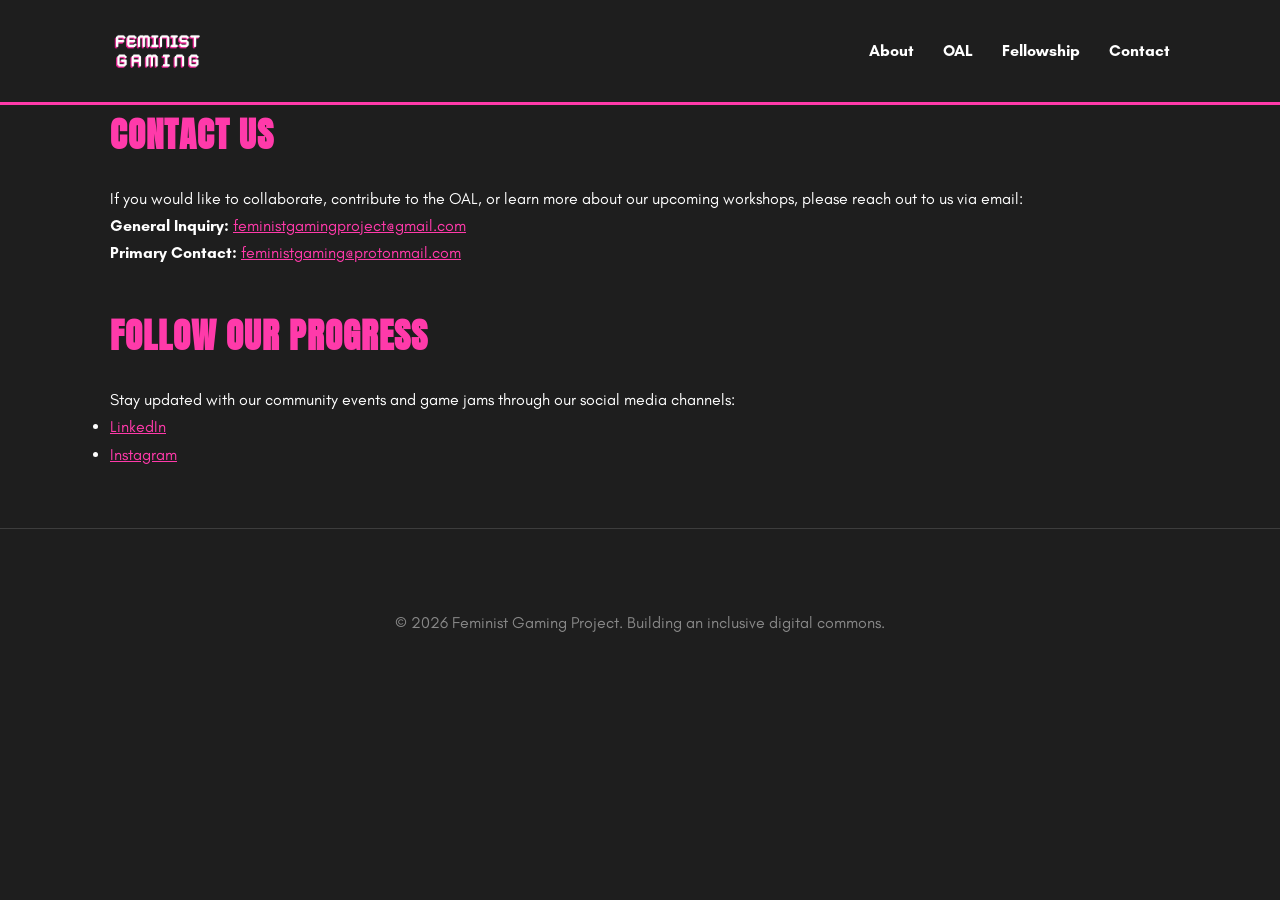
<file: contact.html>
<!DOCTYPE html>
<html lang="en">
<head>
    <meta charset="UTF-8">
    <meta name="viewport" content="width=device-width, initial-scale=1.0">
    <title>Contact | Feminist Gaming Project</title>
    <link rel="stylesheet" href="style.css">
</head>
<body>

<header>
    <div class="container header-content">
        <a href="index.html" class="logo-link"><img src="images/FG_Logo_TransparentWhite.png" alt="Feminist Gaming"></a>
        <nav>
            <a href="index.html">About</a>
            <a href="OAL/index.html">OAL</a>
            <a href="fellowship/">Fellowship</a>
            <a href="contact.html">Contact</a>
        </nav>
    </div>
</header>

<main class="container">
    <section id="contact-info">
        <h2>Contact Us</h2>
        <p>If you would like to collaborate, contribute to the OAL, or learn more about our upcoming workshops, please reach out to us via email:</p>
        
        <div class="contact-links">
            <p><strong>General Inquiry:</strong> <a href="mailto:feministgamingproject@gmail.com">feministgamingproject@gmail.com</a></p>
            <p><strong>Primary Contact:</strong> <a href="mailto:feministgaming@protonmail.com">feministgaming@protonmail.com</a></p>
        </div>

        <h2 style="margin-top: 40px;">Follow Our Progress</h2>
        <p>Stay updated with our community events and game jams through our social media channels:</p>
        <ul class="social-list">
            <li><a href="https://www.linkedin.com/company/feministgaming/" target="_blank">LinkedIn</a></li>
            <li><a href="https://www.instagram.com/feministgaming/" target="_blank">Instagram</a></li>
        </ul>
    </section>
</main>

<footer>
    <div class="container">
        <p>&copy; 2026 Feminist Gaming Project. Building an inclusive digital commons.</p>
    </div>
</footer>

</body>
</html>
</file>
<file: style.css>
/* Font Setup */
@font-face {
    font-family: 'Anton';
    src: url('fonts/Anton-Regular.ttf') format('truetype');
}

@font-face {
    font-family: 'GlacialIndifference';
    src: url('fonts/GlacialIndifference-Regular.otf') format('opentype');
    font-weight: normal;
}

@font-face {
    font-family: 'GlacialIndifference';
    src: url('fonts/GlacialIndifference-Bold.otf') format('opentype');
    font-weight: bold;
}

:root {
    --magenta: #ff3aaa;      /* Primary Accent */
    --bright-green: #bcfd04; /* Secondary Accent */
    --bg-grey: #1e1e1e;      /* Soft Dark Grey */
    --bg-sidebar: #252525;   /* Sidebar contrast */
    --text-white: #ffffff;
}

* {
    box-sizing: border-box;
    margin: 0;
    padding: 0;
}

body {
    font-family: 'GlacialIndifference', sans-serif;
    background-color: var(--bg-grey);
    color: var(--text-white);
    line-height: 1.7;
}

h1, h2, h3, summary {
    font-family: 'Anton', sans-serif;
    text-transform: uppercase;
    letter-spacing: 1px;
}

h2 {
    color: var(--magenta);
    font-size: 2.2rem;
    margin-bottom: 20px;
}

.container {
    max-width: 1100px;
    margin: 0 auto;
    padding: 0 20px;
}

/* Header */
header {
    background-color: var(--bg-grey);
    border-bottom: 3px solid var(--magenta);
    padding: 25px 0;
    position: sticky;
    top: 0;
    z-index: 1000;
}

.header-content {
    display: flex;
    justify-content: space-between;
    align-items: center;
}

.logo-link {
    display: inline-flex;
    align-items: center;
    text-decoration: none;
}

.logo-link img {
    height: 52px;
    width: auto;
    display: block;
}

nav a {
    color: var(--text-white);
    text-decoration: none;
    margin-left: 25px;
    font-weight: bold;
}

nav a:hover {
    color: var(--bright-green);
}

/* Logo Banner - FIXED: No more white background */
.logo-banner {
    background-color: var(--bg-grey); 
    padding: 40px 0;
    text-align: center;
    border-bottom: 1px solid #333;
}

.banner-img {
    max-width: 100%;
    height: auto;
}

/* Home feature frames */
.home-features {
    display: grid;
    grid-template-columns: repeat(2, 1fr);
    gap: 24px;
    margin-top: 50px;
}

.feature-frame {
    display: flex;
    flex-direction: column;
    background: var(--bg-sidebar);
    border: 1px solid #3d3d3d;
    border-top: 5px solid var(--magenta);
    border-radius: 8px;
    padding: 34px 30px;
    transition: transform 0.2s ease;
}

.feature-frame:hover {
    transform: translateY(-3px);
}

.feature-frame.oal {
    border-top-color: var(--bright-green);
}

.feature-tag {
    align-self: flex-start;
    font-family: 'Anton', sans-serif;
    text-transform: uppercase;
    letter-spacing: 1px;
    font-size: 0.7rem;
    padding: 5px 12px;
    border-radius: 3px;
    background: var(--magenta);
    color: var(--text-white);
    margin-bottom: 16px;
}

.feature-frame.oal .feature-tag {
    background: var(--bright-green);
    color: var(--bg-grey);
}

.feature-frame h2 {
    margin-bottom: 12px;
}

.feature-frame.oal h2 {
    color: var(--bright-green);
}

.feature-frame p {
    color: #ccc;
    margin-bottom: 26px;
    flex-grow: 1;
}

.feature-frame .btn-primary,
.feature-frame .btn-secondary {
    align-self: flex-start;
}

/* Layout */
.main-layout {
    display: flex;
    gap: 50px;
    margin-top: 50px;
}

.content-area {
    flex: 2;
}

section {
    margin-bottom: 60px;
}

/* News Sidebar */
.news-sidebar {
    flex: 1;
    background: var(--bg-sidebar);
    padding: 25px;
    border-radius: 4px;
    border-top: 5px solid var(--bright-green); /* Using green here as secondary */
    height: fit-content;
}

.news-sidebar h3 {
    color: var(--bright-green);
    margin-bottom: 15px;
}

.news-item {
    margin-bottom: 25px;
    padding-bottom: 15px;
    border-bottom: 1px solid #3d3d3d;
}

.news-item .date {
    font-size: 0.8rem;
    color: var(--bright-green);
    font-weight: bold;
}

/* Toggles */
details.toggle-item {
    background: var(--bg-sidebar);
    margin-top: 20px;
    border-radius: 4px;
}

summary {
    padding: 18px;
    cursor: pointer;
}

summary:hover {
    color: var(--magenta);
}

.toggle-content {
    padding: 20px;
    border-top: 1px solid #3d3d3d;
}

/* Links */
a {
    color: var(--magenta);
    text-decoration: underline;
}

a:hover {
    color: var(--bright-green);
}

footer {
    text-align: center;
    padding: 80px 0;
    border-top: 1px solid #3d3d3d;
    color: #888;
}

/* ─── Fellowship Page ─── */

.fellowship-hero {
    margin-top: 50px;
    margin-bottom: 60px;
    padding: 50px 40px;
    background: linear-gradient(135deg, rgba(255, 58, 170, 0.08), rgba(188, 253, 4, 0.05));
    border: 1px solid rgba(255, 58, 170, 0.15);
    border-radius: 8px;
    position: relative;
}

.fellowship-hero-badge {
    display: inline-block;
    background: var(--magenta);
    color: var(--text-white);
    font-family: 'Anton', sans-serif;
    text-transform: uppercase;
    letter-spacing: 2px;
    font-size: 0.75rem;
    padding: 6px 16px;
    border-radius: 3px;
    margin-bottom: 20px;
}

.fellowship-hero h2 {
    font-size: 2.8rem;
    margin-bottom: 10px;
}

.fellowship-hero-tagline {
    color: var(--bright-green);
    font-weight: bold;
    font-size: 1.15rem;
    margin-bottom: 20px;
}

/* Cards Grid */
.fellowship-cards {
    display: grid;
    grid-template-columns: repeat(2, 1fr);
    gap: 24px;
    margin-top: 30px;
}

.fellowship-card {
    background: var(--bg-sidebar);
    padding: 30px;
    border-radius: 6px;
    border-left: 4px solid var(--magenta);
    transition: transform 0.2s ease, border-color 0.2s ease;
}

.fellowship-card:hover {
    transform: translateY(-3px);
    border-color: var(--bright-green);
}

.fellowship-card-icon {
    font-size: 1.8rem;
    margin-bottom: 12px;
}

.fellowship-card h3 {
    color: var(--text-white);
    margin-bottom: 10px;
    font-size: 1.1rem;
}

.fellowship-card p {
    color: #ccc;
    font-size: 0.95rem;
    line-height: 1.6;
}

/* Sections */
.fellowship-section {
    margin-bottom: 60px;
}

.fellowship-section h2 {
    margin-bottom: 20px;
}

/* Criteria List */
.fellowship-criteria {
    list-style: none;
    margin: 20px 0;
    padding: 0;
}

.fellowship-criteria li {
    padding: 10px 0 10px 28px;
    position: relative;
    border-bottom: 1px solid rgba(61, 61, 61, 0.5);
}

.fellowship-criteria li::before {
    content: '→';
    position: absolute;
    left: 0;
    color: var(--magenta);
    font-weight: bold;
}

.fellowship-note {
    margin-top: 16px;
    color: var(--bright-green);
    font-size: 0.95rem;
    font-style: italic;
}

/* Timeline */
.fellowship-timeline {
    margin-top: 30px;
    padding-left: 24px;
    border-left: 3px solid var(--magenta);
}

.fellowship-timeline-item {
    position: relative;
    padding: 0 0 40px 30px;
}

.fellowship-timeline-item:last-child {
    padding-bottom: 0;
}

.fellowship-timeline-marker {
    position: absolute;
    left: -34px;
    top: 4px;
    width: 14px;
    height: 14px;
    border-radius: 50%;
    background: var(--magenta);
    border: 3px solid var(--bg-grey);
    box-shadow: 0 0 0 2px var(--magenta);
}

.fellowship-timeline-content h3 {
    color: var(--bright-green);
    font-size: 1rem;
    margin-bottom: 6px;
}

.fellowship-timeline-content p {
    color: #ccc;
    font-size: 0.95rem;
}

/* Partners */
.fellowship-partners {
    display: flex;
    flex-wrap: wrap;
    gap: 10px;
    margin-top: 20px;
}

.partner-tag {
    background: var(--bg-sidebar);
    border: 1px solid #3d3d3d;
    padding: 8px 18px;
    border-radius: 4px;
    font-size: 0.9rem;
    font-weight: bold;
    transition: border-color 0.2s ease, color 0.2s ease;
}

.partner-tag:hover {
    border-color: var(--magenta);
    color: var(--magenta);
}

/* CTA */
.fellowship-cta {
    text-align: center;
    padding: 50px 30px;
    margin-bottom: 60px;
    background: var(--bg-sidebar);
    border-radius: 8px;
    border-top: 4px solid var(--bright-green);
}

.fellowship-cta h2 {
    color: var(--bright-green);
}

.fellowship-cta p {
    max-width: 600px;
    margin: 0 auto 30px;
    color: #ccc;
}

.fellowship-cta-buttons {
    display: flex;
    gap: 16px;
    justify-content: center;
    flex-wrap: wrap;
}

.btn-primary {
    display: inline-block;
    background: var(--magenta);
    color: var(--text-white);
    text-decoration: none;
    padding: 14px 32px;
    border-radius: 4px;
    font-weight: bold;
    font-family: 'Anton', sans-serif;
    text-transform: uppercase;
    letter-spacing: 1px;
    transition: background 0.2s ease, transform 0.2s ease;
}

.btn-primary:hover {
    background: #e62e95;
    transform: translateY(-2px);
    color: var(--text-white);
}

.btn-secondary {
    display: inline-block;
    border: 2px solid var(--bright-green);
    color: var(--bright-green);
    text-decoration: none;
    padding: 12px 30px;
    border-radius: 4px;
    font-weight: bold;
    font-family: 'Anton', sans-serif;
    text-transform: uppercase;
    letter-spacing: 1px;
    transition: background 0.2s ease, transform 0.2s ease;
}

.btn-secondary:hover {
    background: rgba(188, 253, 4, 0.1);
    transform: translateY(-2px);
}

/* Key Facts strip */
.fellowship-facts {
    display: flex;
    flex-wrap: wrap;
    gap: 16px;
    margin-top: 36px;
}

.fellowship-fact {
    flex: 1;
    min-width: 130px;
    background: rgba(0, 0, 0, 0.22);
    border-radius: 6px;
    padding: 18px 14px;
    text-align: center;
}

.fellowship-fact .num {
    display: block;
    font-family: 'Anton', sans-serif;
    font-size: 1.8rem;
    color: var(--bright-green);
    line-height: 1.1;
}

.fellowship-fact .label {
    display: block;
    margin-top: 6px;
    font-size: 0.78rem;
    text-transform: uppercase;
    letter-spacing: 1px;
    color: #ccc;
}

/* Callout box */
.fellowship-callout {
    background: rgba(255, 58, 170, 0.07);
    border-left: 4px solid var(--magenta);
    border-radius: 4px;
    padding: 20px 24px;
    margin: 24px 0;
}

.fellowship-callout p {
    color: #ccc;
    font-size: 0.95rem;
    margin: 0;
}

.fellowship-callout strong {
    color: var(--text-white);
}

/* Role toggles */
.fellowship-roles {
    margin-top: 30px;
}

.fellowship-roles details.toggle-item {
    border-left: 4px solid var(--magenta);
}

.fellowship-roles summary {
    display: flex;
    align-items: baseline;
    gap: 14px;
    font-size: 1rem;
}

.role-num {
    font-family: 'Anton', sans-serif;
    color: var(--bright-green);
    font-size: 1.1rem;
}

.role-why {
    margin-top: 14px;
    color: #ccc;
    font-size: 0.92rem;
    font-style: italic;
}

.role-why strong {
    color: var(--bright-green);
    font-style: normal;
}

/* Application steps */
.fellowship-steps {
    list-style: none;
    counter-reset: step;
    margin: 24px 0;
    padding: 0;
}

.fellowship-steps li {
    position: relative;
    counter-increment: step;
    padding: 0 0 22px 52px;
}

.fellowship-steps li:last-child {
    padding-bottom: 0;
}

.fellowship-steps li::before {
    content: counter(step);
    position: absolute;
    left: 0;
    top: 0;
    width: 34px;
    height: 34px;
    background: var(--magenta);
    color: var(--text-white);
    font-family: 'Anton', sans-serif;
    border-radius: 50%;
    display: flex;
    align-items: center;
    justify-content: center;
}

.fellowship-steps strong {
    color: var(--text-white);
}

/* Email application box */
.fellowship-apply-box {
    text-align: center;
    background: var(--bg-sidebar);
    border: 1px solid #3d3d3d;
    border-radius: 8px;
    padding: 28px 24px;
    margin: 28px 0;
}

.fellowship-apply-box .apply-label {
    font-family: 'Anton', sans-serif;
    text-transform: uppercase;
    letter-spacing: 1px;
    color: var(--bright-green);
    font-size: 0.85rem;
    margin-bottom: 10px;
}

.fellowship-apply-box .apply-email {
    font-family: 'Anton', sans-serif;
    font-size: 1.5rem;
    color: var(--magenta);
    text-decoration: none;
    word-break: break-word;
}

.fellowship-apply-box .apply-email:hover {
    color: var(--bright-green);
}

.fellowship-apply-box .apply-hint {
    margin-top: 12px;
    color: #ccc;
    font-size: 0.9rem;
}

/* Tiny Game Making Tools */
.tools-controls {
    display: flex;
    flex-wrap: wrap;
    gap: 10px;
    margin: 26px 0 30px;
}

.tools-filter {
    background: var(--bg-sidebar);
    border: 1px solid #3d3d3d;
    color: var(--text-white);
    font-family: 'GlacialIndifference', sans-serif;
    font-weight: bold;
    font-size: 0.9rem;
    padding: 8px 18px;
    border-radius: 4px;
    cursor: pointer;
    transition: border-color 0.2s ease, color 0.2s ease, background 0.2s ease;
}

.tools-filter:hover {
    border-color: var(--magenta);
    color: var(--magenta);
}

.tools-filter.active {
    background: var(--magenta);
    border-color: var(--magenta);
    color: var(--text-white);
}

.tools-grid {
    display: grid;
    grid-template-columns: repeat(auto-fill, minmax(255px, 1fr));
    gap: 22px;
}

.tool-card {
    display: flex;
    flex-direction: column;
    background: var(--bg-sidebar);
    border-radius: 6px;
    border-left: 4px solid var(--bright-green);
    padding: 24px;
    text-decoration: none;
    color: var(--text-white);
    transition: transform 0.2s ease, border-color 0.2s ease;
}

a.tool-card:hover {
    transform: translateY(-3px);
    border-color: var(--magenta);
    color: var(--text-white);
}

.tool-card.asset {
    border-left-color: var(--magenta);
}

.tool-card-top {
    display: flex;
    align-items: center;
    flex-wrap: wrap;
    gap: 8px;
    margin-bottom: 12px;
}

.tool-tiny {
    font-size: 1.15rem;
    line-height: 1;
}

.tool-where {
    font-family: 'Anton', sans-serif;
    text-transform: uppercase;
    letter-spacing: 1px;
    font-size: 0.6rem;
    color: #bbb;
    border: 1px solid #3d3d3d;
    padding: 3px 8px;
    border-radius: 3px;
}

.tools-legend {
    color: #ccc;
    font-size: 0.95rem;
    background: rgba(188, 253, 4, 0.06);
    border-left: 4px solid var(--bright-green);
    border-radius: 4px;
    padding: 14px 18px;
    margin-top: 10px;
}

.tool-card h3 {
    font-size: 1.1rem;
    margin-bottom: 8px;
    color: var(--text-white);
}

.tool-card p {
    color: #ccc;
    font-size: 0.92rem;
    flex-grow: 1;
}

.tool-visit {
    margin-top: 14px;
    color: var(--magenta);
    font-weight: bold;
    font-size: 0.85rem;
}

a.tool-card:hover .tool-visit {
    color: var(--bright-green);
}

.tools-status {
    color: #ccc;
    padding: 20px 0;
}

/* Deadline highlight */
.fellowship-deadline {
    margin-top: 24px;
    text-align: center;
    background: var(--magenta);
    color: var(--text-white);
    padding: 16px;
    border-radius: 6px;
    font-family: 'Anton', sans-serif;
    text-transform: uppercase;
    letter-spacing: 1px;
    font-size: 1.1rem;
}

/* Responsive */
@media (max-width: 768px) {
    .main-layout {
        flex-direction: column;
        gap: 35px;
        margin-top: 35px;
    }

    .home-features {
        grid-template-columns: 1fr;
        gap: 18px;
        margin-top: 30px;
    }

    .feature-frame {
        padding: 24px 22px;
    }

    .feature-frame h2 {
        font-size: 1.5rem;
    }

    .feature-frame p {
        margin-bottom: 20px;
    }

    .fellowship-cards {
        grid-template-columns: 1fr;
    }

    .fellowship-fact {
        min-width: 45%;
    }

    .fellowship-hero h2 {
        font-size: 2rem;
    }

    .fellowship-hero {
        padding: 30px 20px;
    }

    .fellowship-cta-buttons {
        flex-direction: column;
        align-items: center;
    }
}
</file>
